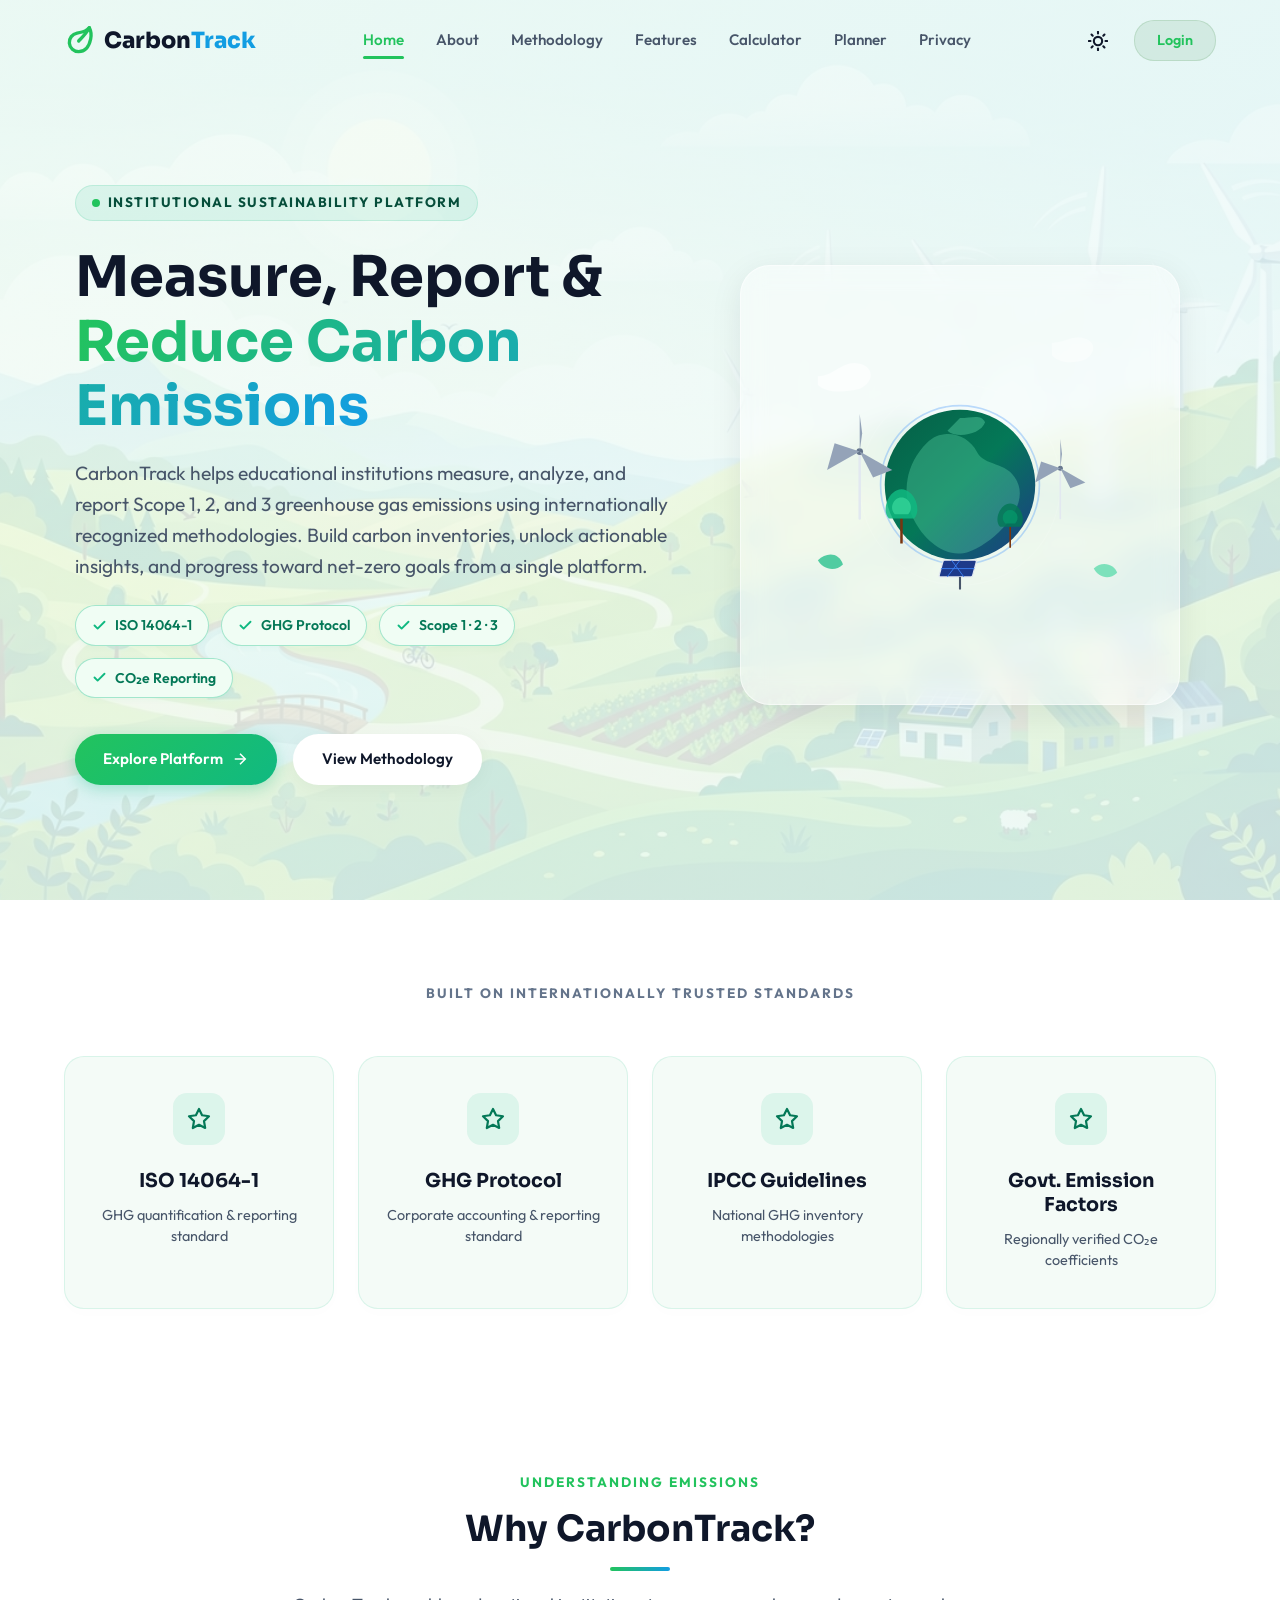
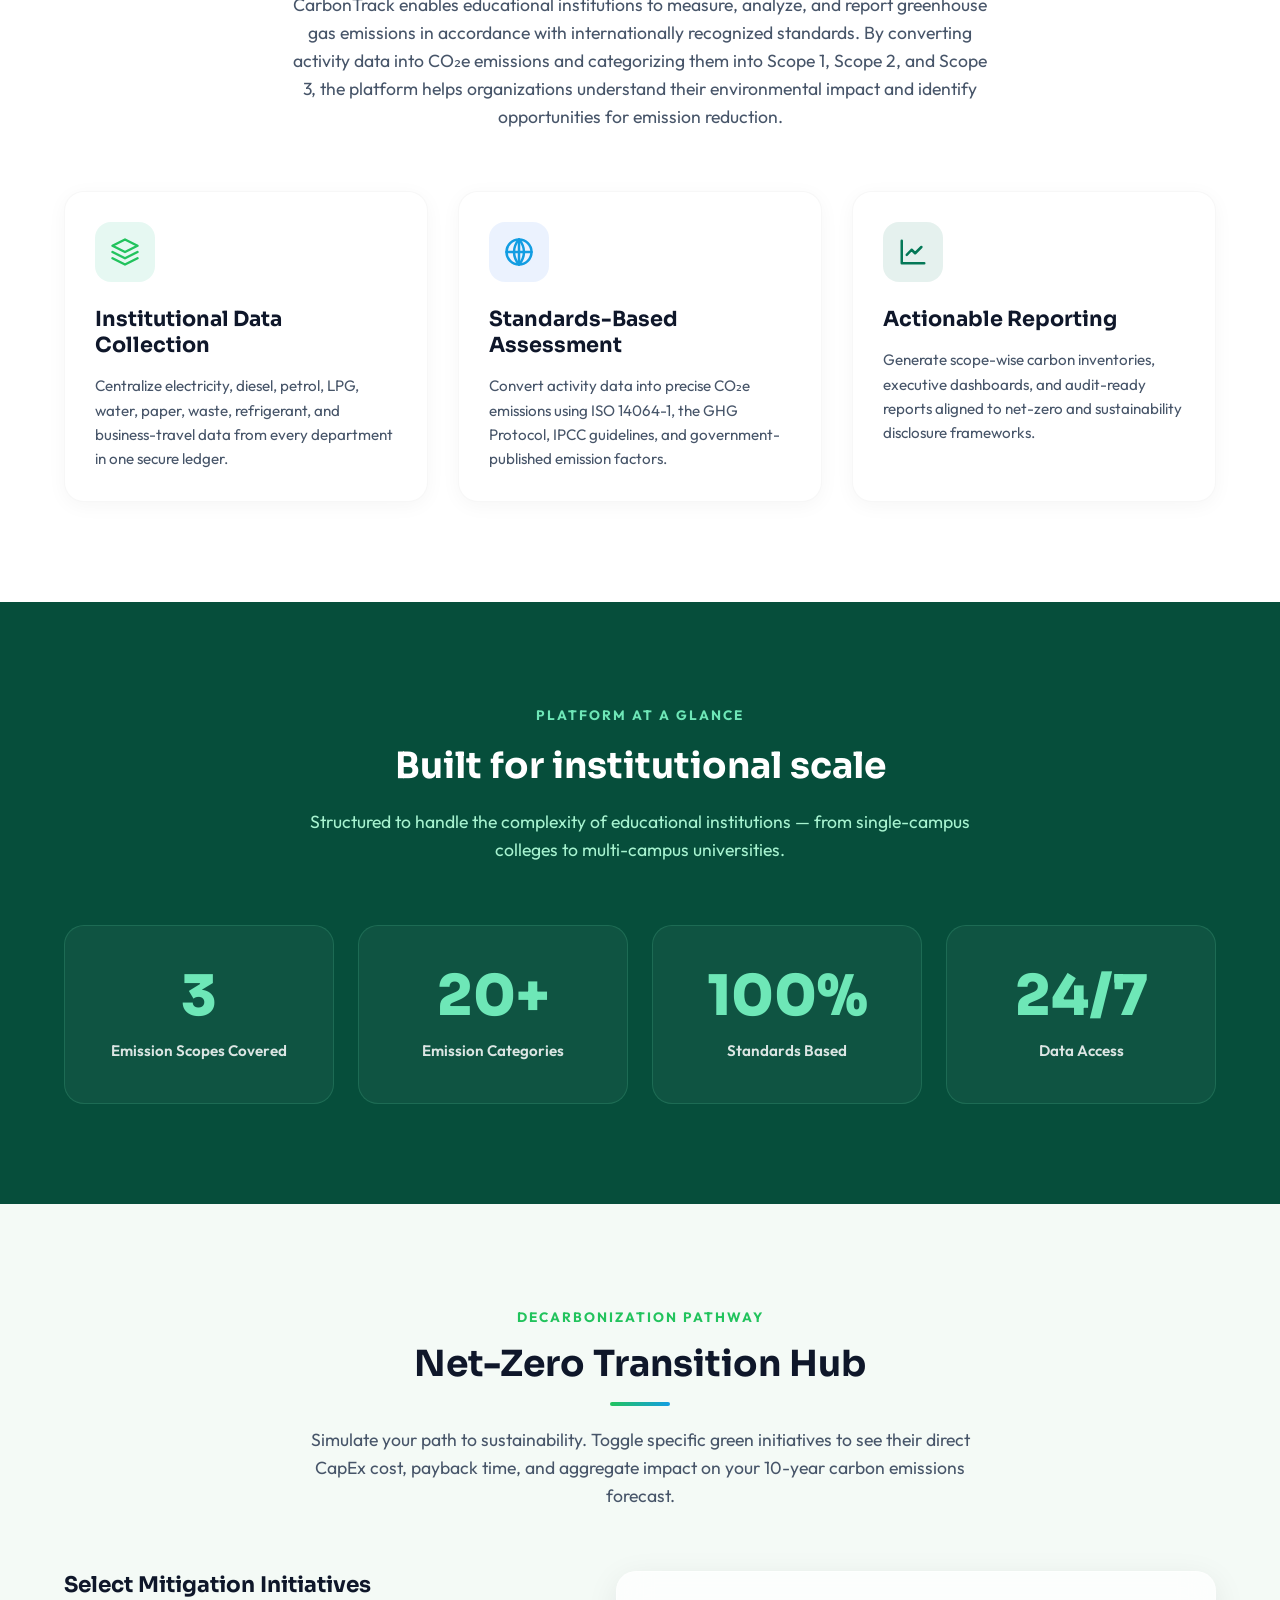
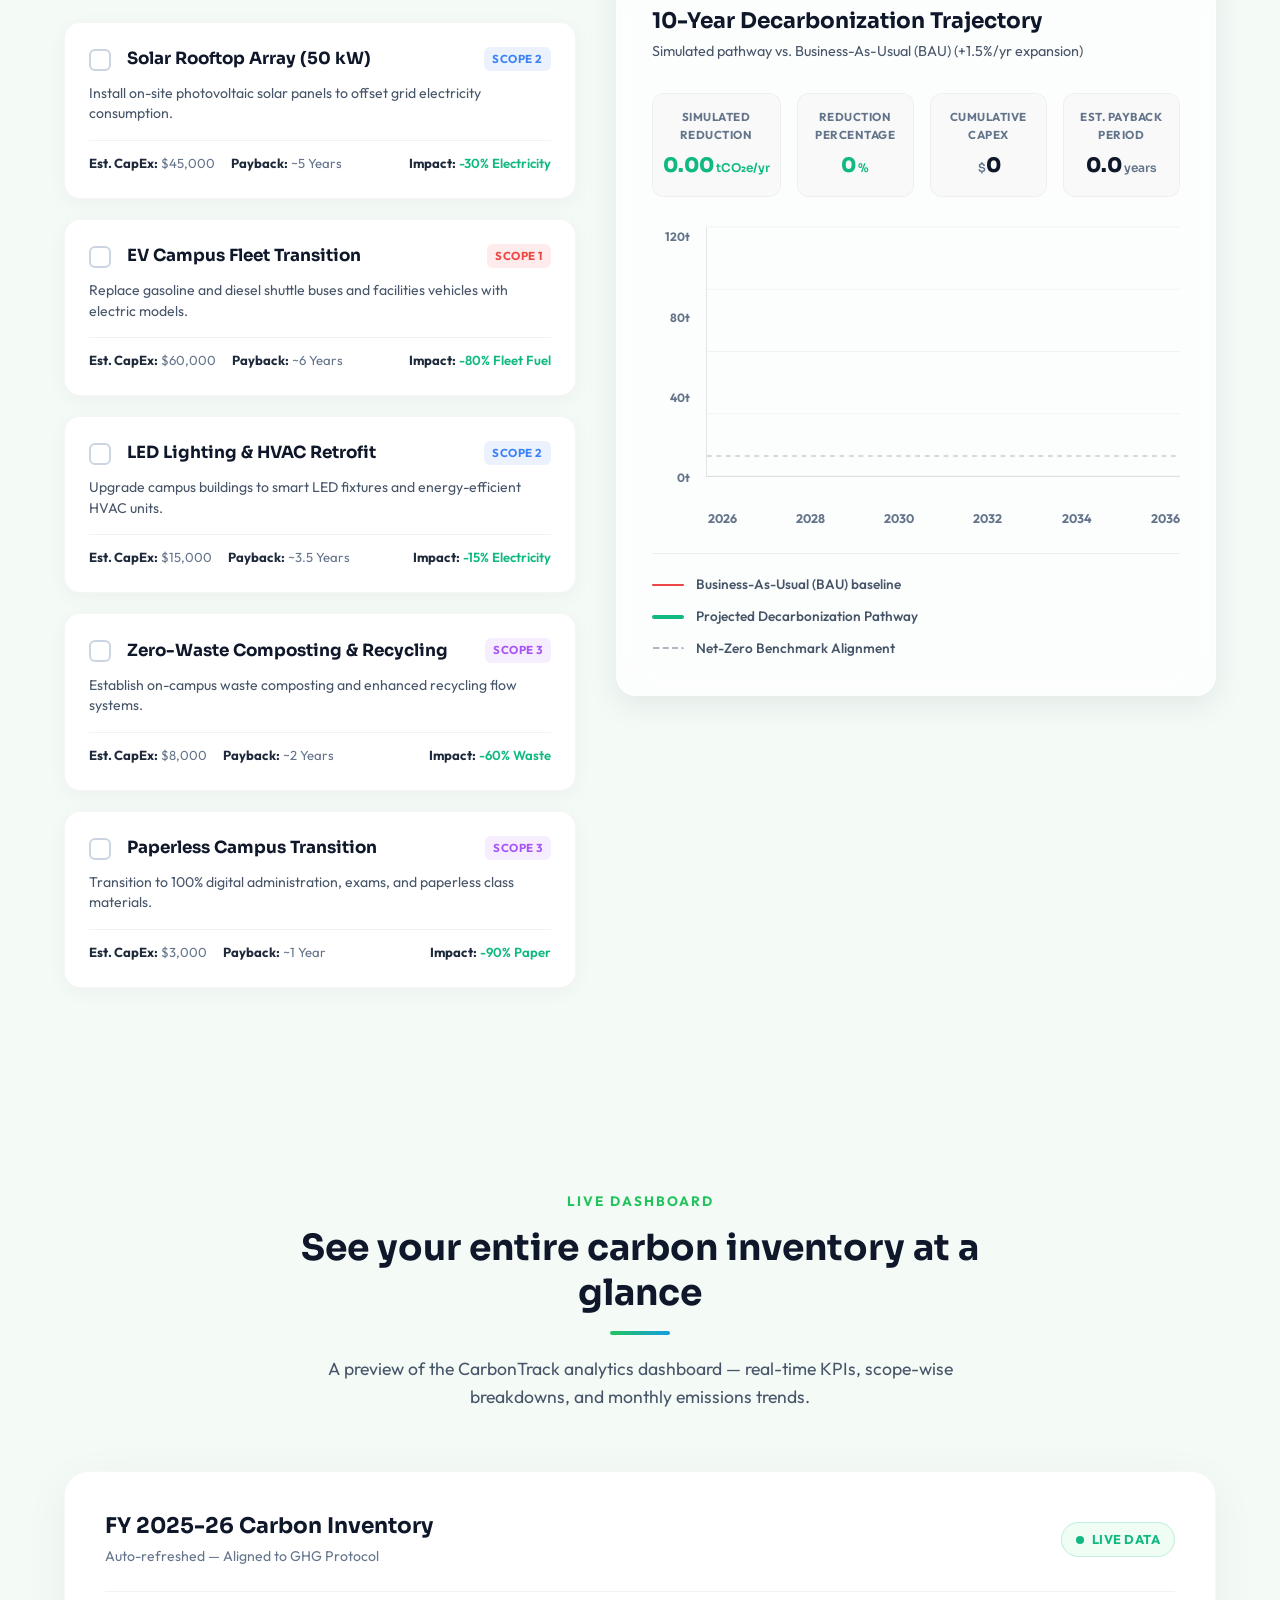
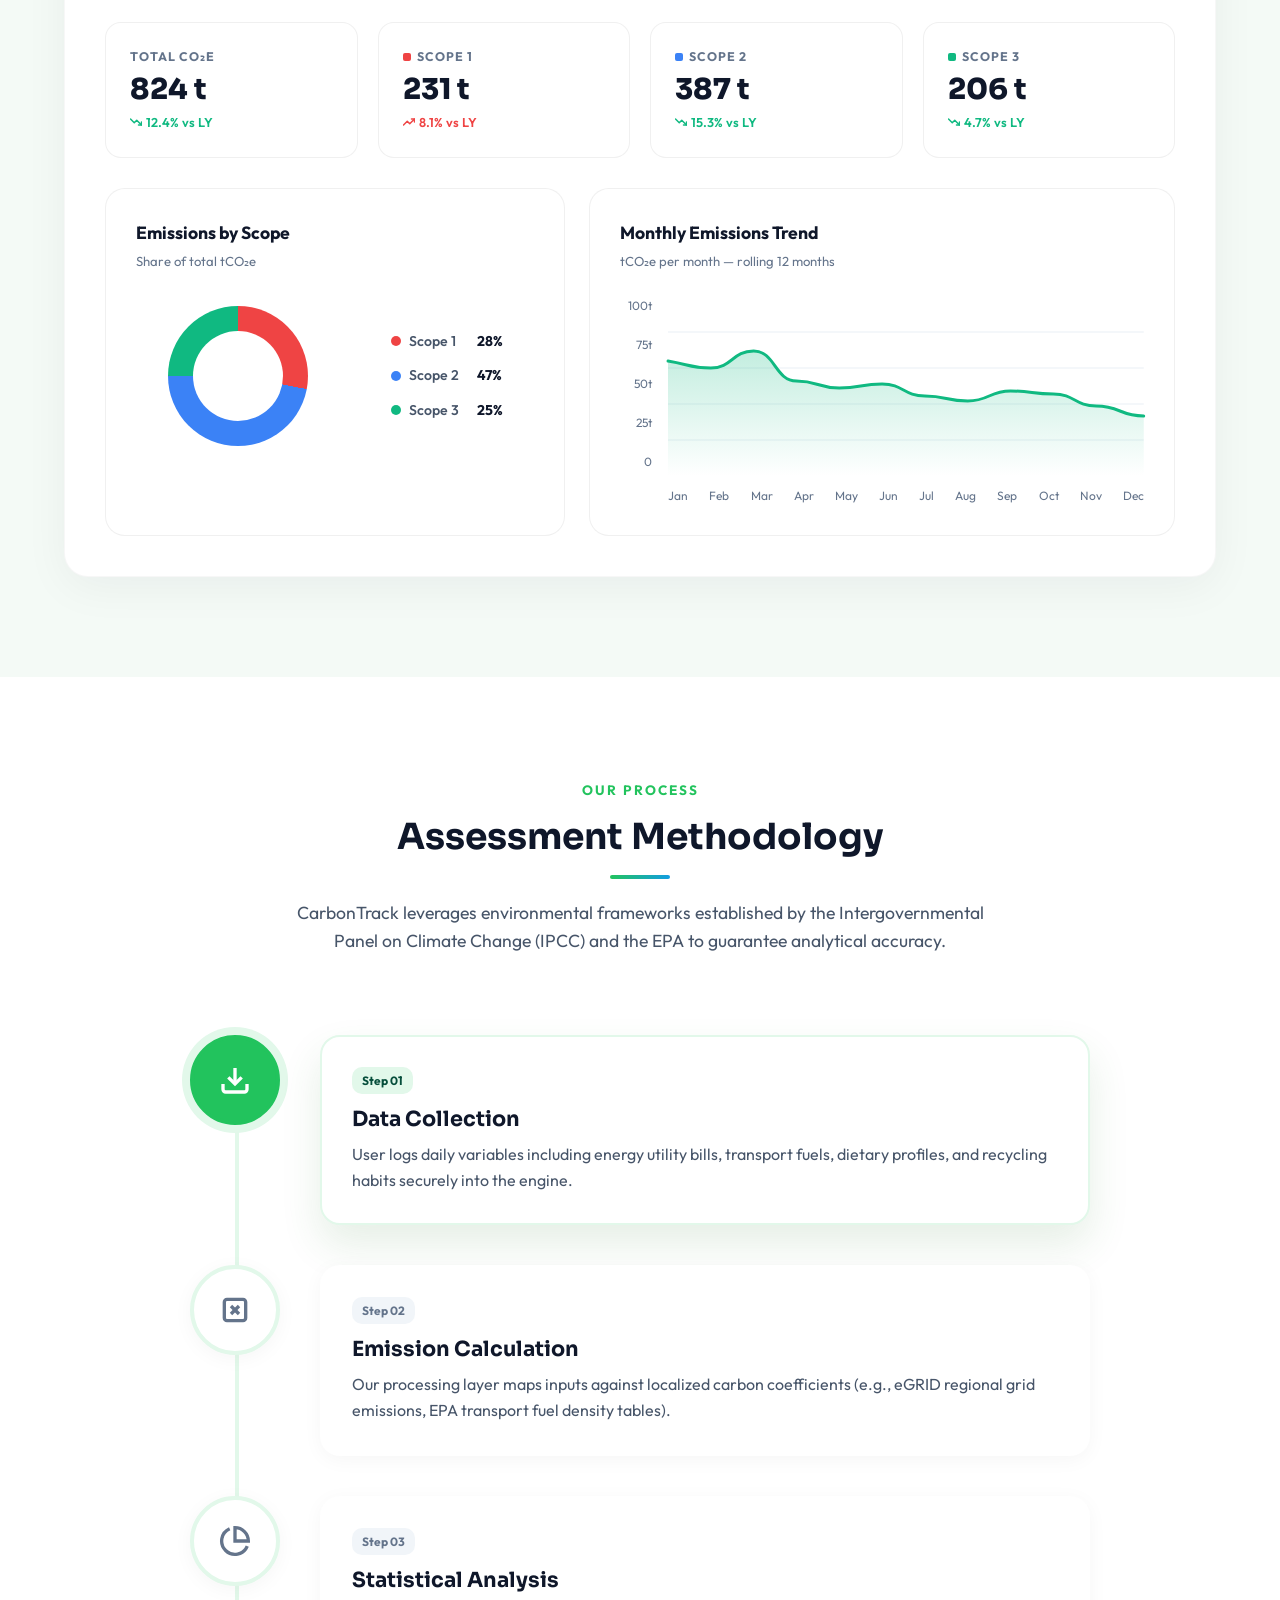
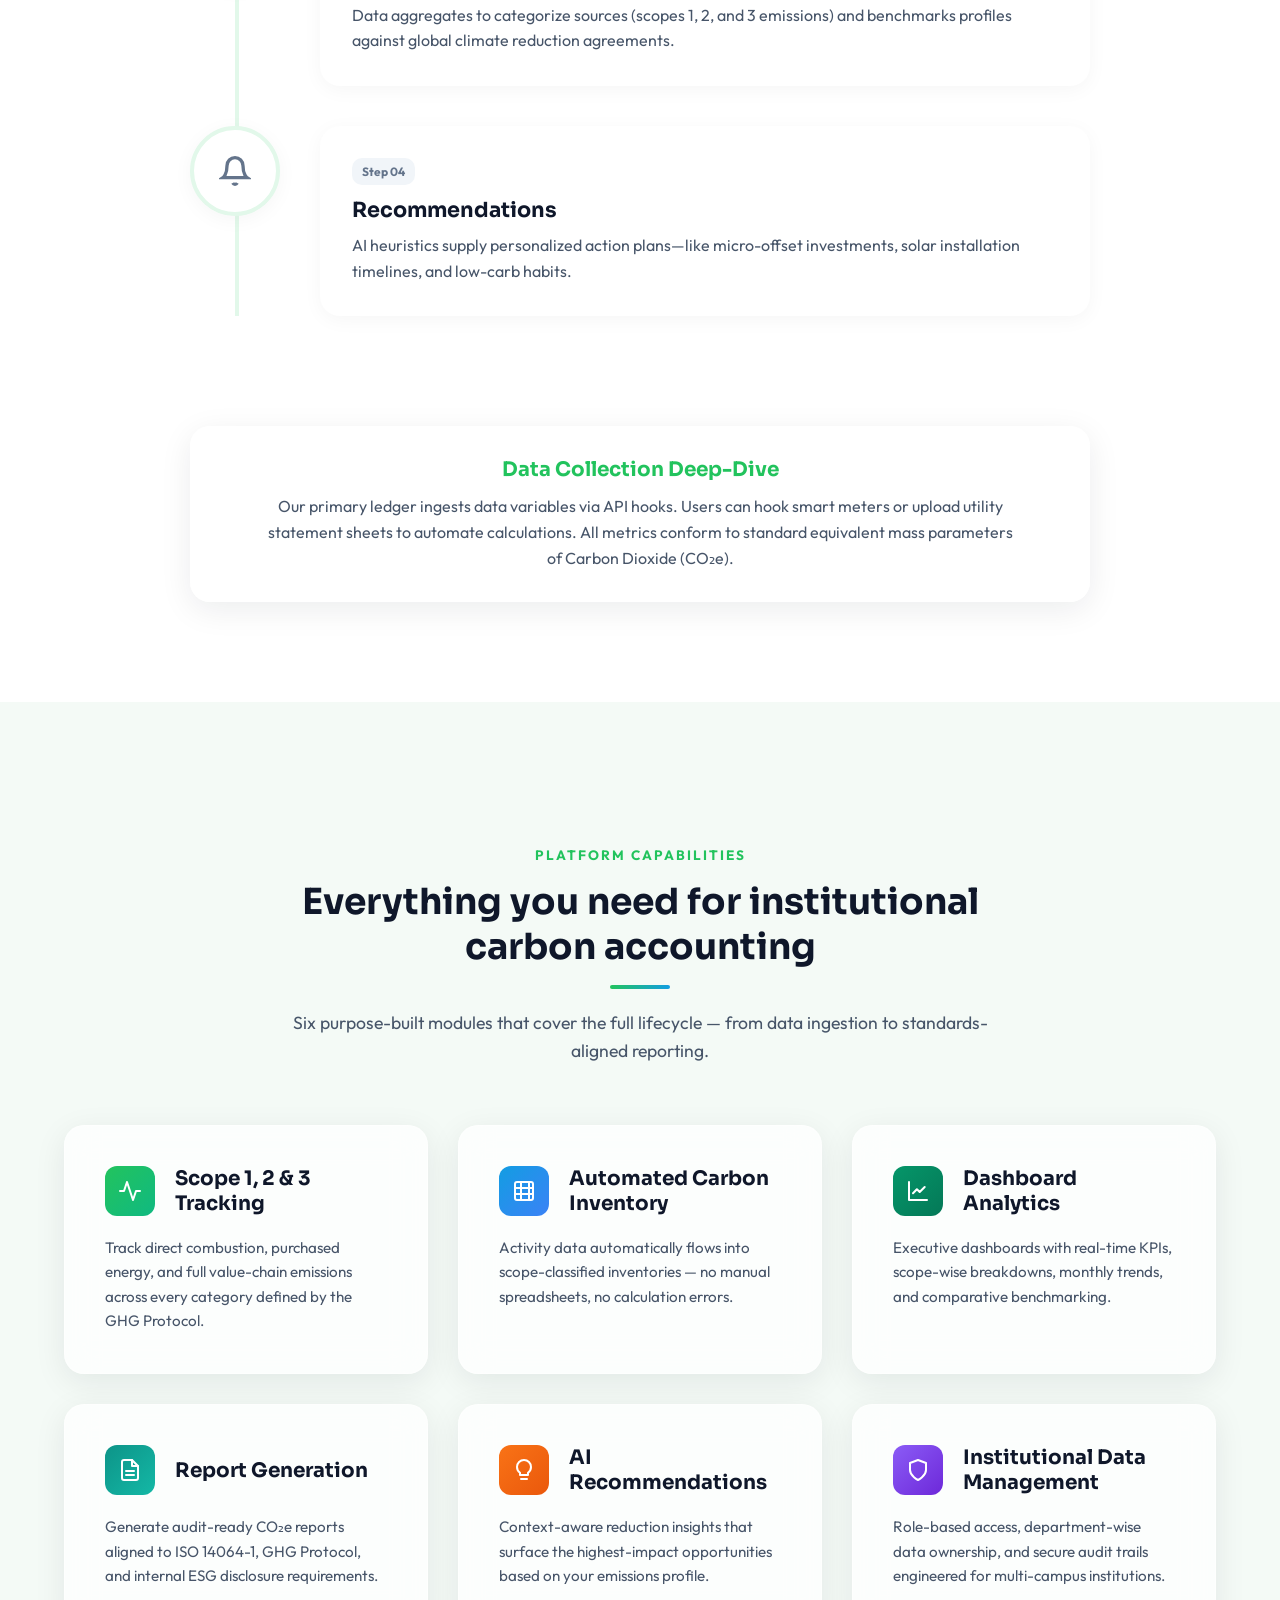
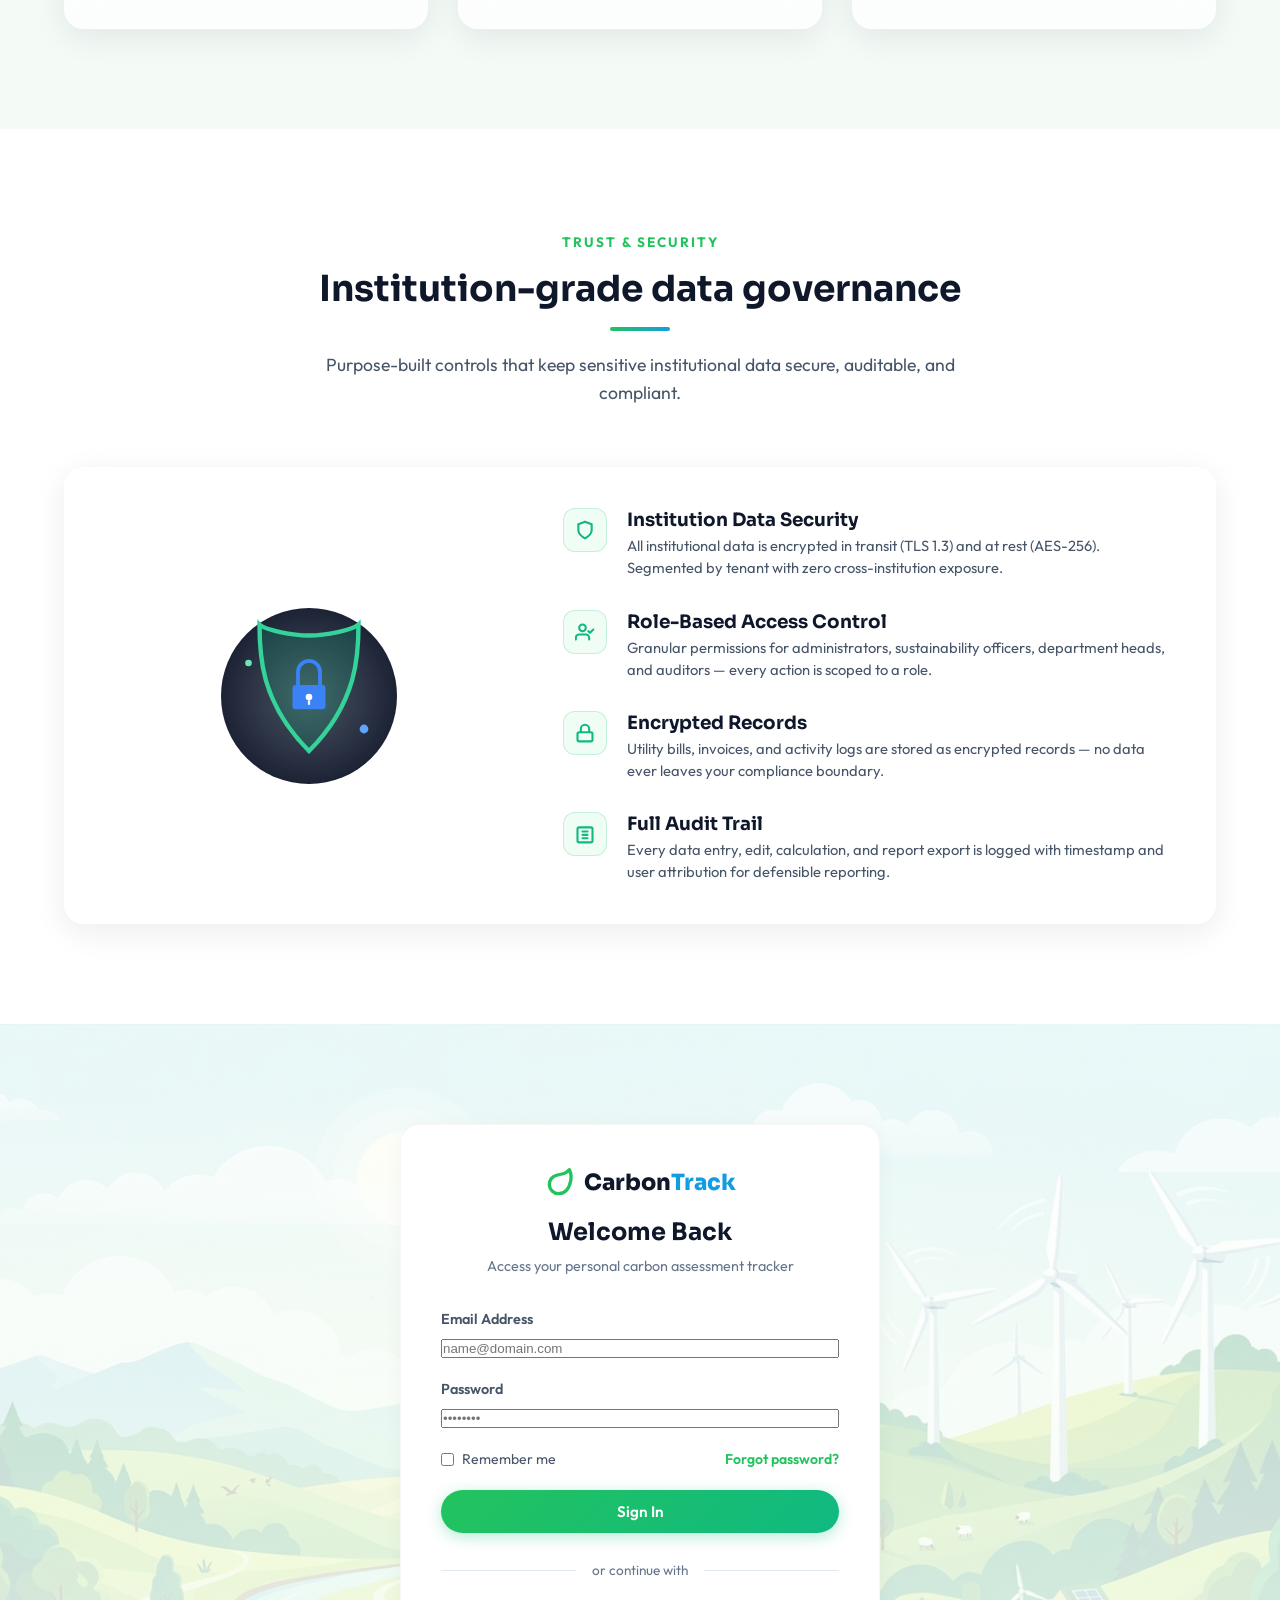
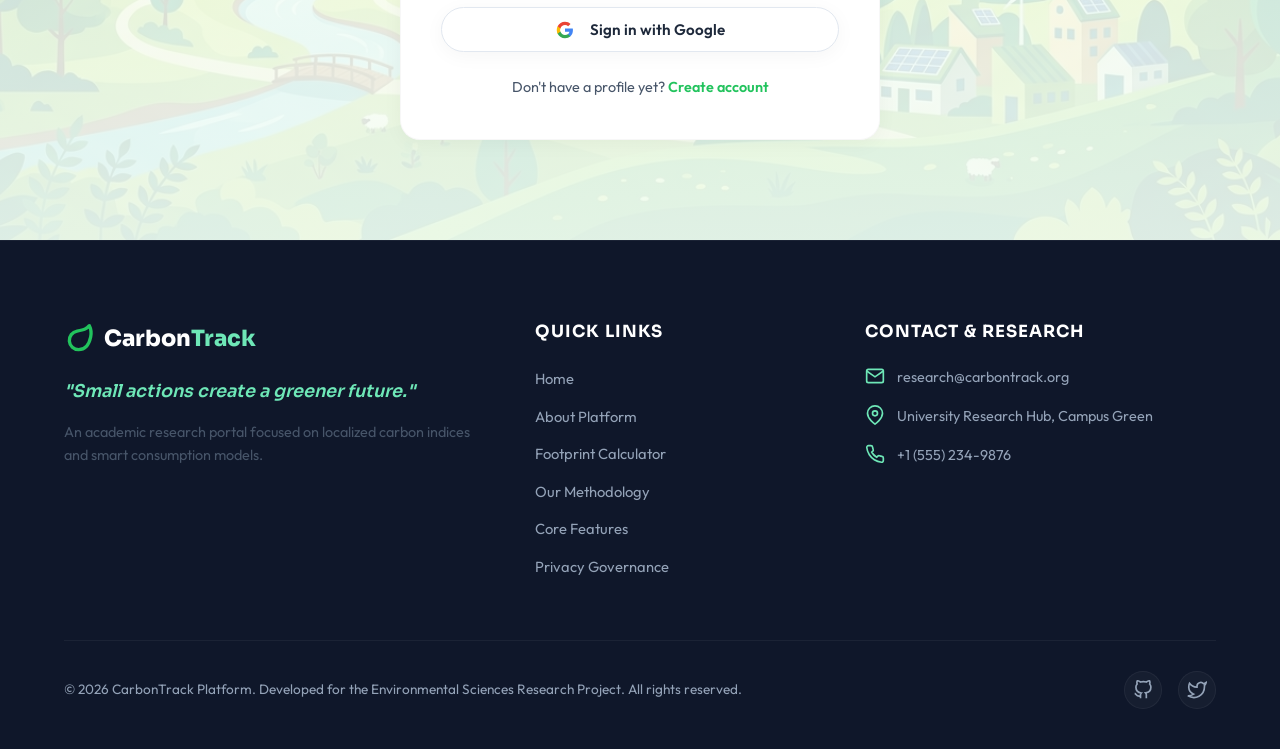
<file: carbontrack/index.html>
<!DOCTYPE html>
<html lang="en">
<head>
    <meta charset="UTF-8">
    <meta name="viewport" content="width=device-width, initial-scale=1.0">
    <title>CarbonTrack — Carbon Footprint Emission Assessment Platform</title>
    <!-- SEO Meta Tags -->
    <meta name="description" content="An advanced data-driven assessment platform to measure, analyze, and optimize carbon footprint emissions. Clean environmental themes, interactive calculator, and sustainability reports.">
    <meta name="keywords" content="carbon footprint, carbon emission, sustainability, greenhouse gases, climate change calculator, eco tracker">
    <!-- Google Fonts -->
    <link rel="preconnect" href="https://fonts.googleapis.com">
    <link rel="preconnect" href="https://fonts.gstatic.com" crossorigin>
    <link href="https://fonts.googleapis.com/css2?family=Outfit:wght@300;400;500;600;700;800&family=Sora:wght@400;600;700;800&display=swap" rel="stylesheet">
    <!-- Stylesheet -->
    <link rel="stylesheet" href="styles.css">
</head>
<body>

    <!-- Header / Navigation Bar -->
    <header class="navbar" id="navbar">
        <div class="nav-container">
            <a href="#home" class="logo" id="nav-logo">
                <svg class="logo-svg" viewBox="0 0 24 24" fill="none" stroke="currentColor" stroke-width="2.5" stroke-linecap="round" stroke-linejoin="round">
                    <path d="M11 20A7 7 0 0 1 9.8 6.1C15.5 5 17 4.48 19 2c1 2 2 3.5 1 8.5C18.4 18 14.5 20 11 20z"></path>
                    <path d="M19 2c-2.26 4.33-5.27 7.14-8 10"></path>
                </svg>
                <span>Carbon<span>Track</span></span>
            </a>
            
            <nav class="nav-menu" id="nav-menu">
                <a href="#home" class="nav-link active">Home</a>
                <a href="#about" class="nav-link">About</a>
                <a href="#methodology" class="nav-link">Methodology</a>
                <a href="#features" class="nav-link">Features</a>
                <a href="calculator.html" class="nav-link">Calculator</a>
                <a href="#planner" class="nav-link">Planner</a>
                <a href="#privacy" class="nav-link">Privacy</a>
                <a href="#login" class="nav-btn-login-mobile">Login</a>
            </nav>

            <div class="nav-actions">
                <button class="theme-toggle-btn" id="theme-toggle-btn" aria-label="Toggle Theme">
                    <svg class="sun-icon" viewBox="0 0 24 24" fill="none" stroke="currentColor" stroke-width="2.5" stroke-linecap="round" stroke-linejoin="round">
                        <circle cx="12" cy="12" r="5"></circle>
                        <line x1="12" y1="1" x2="12" y2="3"></line>
                        <line x1="12" y1="21" x2="12" y2="23"></line>
                        <line x1="4.22" y1="4.22" x2="5.64" y2="5.64"></line>
                        <line x1="18.36" y1="18.36" x2="19.78" y2="19.78"></line>
                        <line x1="1" y1="12" x2="3" y2="12"></line>
                        <line x1="21" y1="12" x2="23" y2="12"></line>
                        <line x1="4.22" y1="19.78" x2="5.64" y2="18.36"></line>
                        <line x1="18.36" y1="5.64" x2="19.78" y2="4.22"></line>
                    </svg>
                    <svg class="moon-icon" viewBox="0 0 24 24" fill="none" stroke="currentColor" stroke-width="2.5" stroke-linecap="round" stroke-linejoin="round" style="display: none;">
                        <path d="M21 12.79A9 9 0 1 1 11.21 3 7 7 0 0 0 21 12.79z"></path>
                    </svg>
                </button>
                <a href="#login" class="btn-login-nav" id="login-nav-trigger">Login</a>
                <button class="hamburger-toggle" id="hamburger-toggle" aria-label="Toggle Menu">
                    <span></span>
                    <span></span>
                    <span></span>
                </button>
            </div>
        </div>
    </header>

    <!-- Hero Section -->
    <section class="hero-section" id="home">
        <div class="hero-bg-overlay"></div>
        <div class="hero-container">
            <div class="hero-content">
                <div class="hero-tagline">
                    <span class="pulse-dot"></span> Institutional Sustainability Platform
                </div>
                <h1 class="hero-title">Measure, Report &<br><span class="highlight-text">Reduce Carbon Emissions</span></h1>
                <p class="hero-subtitle">
                    CarbonTrack helps educational institutions measure, analyze, and report Scope 1, 2, and 3 greenhouse gas emissions using internationally recognized methodologies. Build carbon inventories, unlock actionable insights, and progress toward net-zero goals from a single platform.
                </p>
                <div class="hero-badges">
                    <div class="hero-badge-pill">
                        <svg class="badge-check-icon" viewBox="0 0 24 24" fill="none" stroke="currentColor" stroke-width="3" stroke-linecap="round" stroke-linejoin="round">
                            <polyline points="20 6 9 17 4 12"></polyline>
                        </svg>
                        <span>ISO 14064-1</span>
                    </div>
                    <div class="hero-badge-pill">
                        <svg class="badge-check-icon" viewBox="0 0 24 24" fill="none" stroke="currentColor" stroke-width="3" stroke-linecap="round" stroke-linejoin="round">
                            <polyline points="20 6 9 17 4 12"></polyline>
                        </svg>
                        <span>GHG Protocol</span>
                    </div>
                    <div class="hero-badge-pill">
                        <svg class="badge-check-icon" viewBox="0 0 24 24" fill="none" stroke="currentColor" stroke-width="3" stroke-linecap="round" stroke-linejoin="round">
                            <polyline points="20 6 9 17 4 12"></polyline>
                        </svg>
                        <span>Scope 1 · 2 · 3</span>
                    </div>
                    <div class="hero-badge-pill">
                        <svg class="badge-check-icon" viewBox="0 0 24 24" fill="none" stroke="currentColor" stroke-width="3" stroke-linecap="round" stroke-linejoin="round">
                            <polyline points="20 6 9 17 4 12"></polyline>
                        </svg>
                        <span>CO₂e Reporting</span>
                    </div>
                </div>
                <div class="hero-ctas">
                    <a href="calculator.html" class="btn btn-primary">
                        <span>Explore Platform</span>
                        <svg width="18" height="18" viewBox="0 0 24 24" fill="none" stroke="currentColor" stroke-width="2"><line x1="5" y1="12" x2="19" y2="12"></line><polyline points="12 5 19 12 12 19"></polyline></svg>
                    </a>
                    <a href="#methodology" class="btn btn-secondary">View Methodology</a>
                </div>
            </div>
            
            <!-- Graphic Container with Interactive Eco-Scene -->
            <div class="hero-visual">
                <div class="glass-scene-card">
                    <svg class="eco-illustration" viewBox="0 0 500 500" fill="none" xmlns="http://www.w3.org/2000/svg">
                        <!-- Sky Background & Clouds -->
                        <g class="sky-elements">
                            <path class="cloud-1" d="M80 120 C 100 120, 110 100, 130 105 C 145 108, 150 125, 130 135 C 110 140, 90 140, 80 130 Z" fill="white" fill-opacity="0.6"/>
                            <path class="cloud-2" d="M360 80 C 375 80, 385 70, 400 75 C 410 78, 415 90, 400 100 C 385 105, 370 105, 360 95 Z" fill="white" fill-opacity="0.4"/>
                        </g>

                        <!-- Glowing Sun -->
                        <circle cx="250" cy="250" r="160" stroke="url(#sun-glow)" stroke-width="1.5" stroke-dasharray="10 15" class="sun-orbit"/>
                        <circle cx="250" cy="250" r="120" stroke="rgba(255,255,255,0.15)" stroke-width="1"/>
                        
                        <!-- Stylized Earth Core -->
                        <g class="earth-group">
                            <circle cx="250" cy="250" r="90" fill="url(#earth-gradient)" class="earth-core"/>
                            <!-- Landmasses -->
                            <path d="M210 200 C 230 180, 260 190, 270 210 C 280 230, 310 220, 320 250 C 330 280, 290 320, 260 330 C 230 340, 200 310, 190 280 C 180 250, 190 220, 210 200 Z" fill="#6EE7B7" fill-opacity="0.3" class="earth-land"/>
                            <path d="M250 170 C 265 170, 275 165, 280 175 C 275 190, 245 195, 235 185 Z" fill="#6EE7B7" fill-opacity="0.35" class="earth-land"/>
                            <!-- Earth atmosphere ring -->
                            <circle cx="250" cy="250" r="95" stroke="#60A5FA" stroke-width="2" stroke-opacity="0.4" fill="none"/>
                        </g>

                        <!-- Eco-Grid Objects -->
                        <!-- Wind Turbine 1 (Left) -->
                        <g class="turbine" transform="translate(130, 210)">
                            <line x1="0" y1="0" x2="0" y2="80" stroke="#E2E8F0" stroke-width="3" stroke-linecap="round"/>
                            <g class="blades">
                                <circle cx="0" cy="0" r="4" fill="#64748B"/>
                                <path d="M0 0 L0 -45 L3 -22 Z" fill="#94A3B8"/>
                                <path d="M0 0 L39 22 L16 31 Z" fill="#94A3B8"/>
                                <path d="M0 0 L-39 22 L-30 -10 Z" fill="#94A3B8"/>
                            </g>
                        </g>
                        
                        <!-- Wind Turbine 2 (Right) -->
                        <g class="turbine fast" transform="translate(370, 230)">
                            <line x1="0" y1="0" x2="0" y2="60" stroke="#E2E8F0" stroke-width="2" stroke-linecap="round"/>
                            <g class="blades">
                                <circle cx="0" cy="0" r="3" fill="#64748B"/>
                                <path d="M0 0 L0 -35 L2 -17 Z" fill="#94A3B8"/>
                                <path d="M0 0 L30 17 L12 24 Z" fill="#94A3B8"/>
                                <path d="M0 0 L-30 17 L-23 -8 Z" fill="#94A3B8"/>
                            </g>
                        </g>

                        <!-- Swaying Trees -->
                        <g class="tree tree-left" transform="translate(180, 290)">
                            <path d="M0 0 L0 30" stroke="#78350F" stroke-width="3"/>
                            <path d="M-15 0 C -25 -10, -15 -35, 0 -35 C 15 -35, 25 -10, 15 0 Z" fill="#10B981" fill-opacity="0.85"/>
                            <path d="M-8 -5 C -15 -12, -10 -25, 0 -25 C 10 -25, 15 -12, 8 -5 Z" fill="#34D399" fill-opacity="0.8"/>
                        </g>
                        
                        <g class="tree tree-right" transform="translate(310, 300)">
                            <path d="M0 0 L0 25" stroke="#78350F" stroke-width="2"/>
                            <path d="M-12 0 C -20 -8, -12 -28, 0 -28 C 12 -28, 20 -8, 12 0 Z" fill="#047857" fill-opacity="0.85"/>
                            <path d="M-6 -4 C -12 -10, -8 -20, 0 -20 C 8 -20, 12 -10, 6 -4 Z" fill="#059669" fill-opacity="0.8"/>
                        </g>

                        <!-- Solar Panels -->
                        <g class="solar-panel" transform="translate(230, 340)">
                            <rect x="0" y="0" width="40" height="20" rx="2" transform="skewX(-15)" fill="#1E3A8A" stroke="#E2E8F0" stroke-width="1.5"/>
                            <line x1="10" y1="0" x2="30" y2="20" stroke="#3B82F6" stroke-width="1" transform="skewX(-15)"/>
                            <line x1="20" y1="0" x2="10" y2="20" stroke="#3B82F6" stroke-width="1" transform="skewX(-15)"/>
                            <line x1="0" y1="10" x2="40" y2="10" stroke="#3B82F6" stroke-width="1" transform="skewX(-15)"/>
                            <line x1="20" y1="20" x2="20" y2="35" stroke="#475569" stroke-width="2.5"/>
                        </g>

                        <!-- Animated Leaves floating -->
                        <path class="leaf-particle l1" d="M80 340 C90 330, 105 330, 110 345 C100 355, 85 350, 80 340 Z" fill="#10B981" fill-opacity="0.7"/>
                        <path class="leaf-particle l2" d="M410 350 C420 340, 435 345, 438 355 C428 365, 415 360, 410 350 Z" fill="#34D399" fill-opacity="0.6"/>

                        <!-- Gradients definition -->
                        <defs>
                            <radialGradient id="sun-glow" cx="50%" cy="50%" r="50%">
                                <stop offset="0%" stop-color="#34D399" stop-opacity="0.3"/>
                                <stop offset="60%" stop-color="#3B82F6" stop-opacity="0.1"/>
                                <stop offset="100%" stop-color="#FFFFFF" stop-opacity="0"/>
                            </radialGradient>
                            <linearGradient id="earth-gradient" x1="0%" y1="0%" x2="100%" y2="100%">
                                <stop offset="0%" stop-color="#065F46"/>
                                <stop offset="50%" stop-color="#047857"/>
                                <stop offset="100%" stop-color="#1E3A8A"/>
                            </linearGradient>
                        </defs>
                    </svg>
                </div>
            </div>
        </div>
    </section>

    <!-- Standards Section -->
    <section class="standards-section">
        <div class="container">
            <div class="standards-header text-center">
                <span class="standards-label">Built on Internationally Trusted Standards</span>
            </div>
            
            <div class="standards-grid">
                <!-- Standard 1 -->
                <div class="standard-card">
                    <div class="standard-icon-box">
                        <svg viewBox="0 0 24 24" fill="none" stroke="currentColor" stroke-width="2.2" stroke-linecap="round" stroke-linejoin="round" class="standard-icon">
                            <polygon points="12 2 15.09 8.26 22 9.27 17 14.14 18.18 21.02 12 17.77 5.82 21.02 7 14.14 2 9.27 8.91 8.26 12 2"></polygon>
                        </svg>
                    </div>
                    <h3>ISO 14064-1</h3>
                    <p>GHG quantification & reporting standard</p>
                </div>
                
                <!-- Standard 2 -->
                <div class="standard-card">
                    <div class="standard-icon-box">
                        <svg viewBox="0 0 24 24" fill="none" stroke="currentColor" stroke-width="2.2" stroke-linecap="round" stroke-linejoin="round" class="standard-icon">
                            <polygon points="12 2 15.09 8.26 22 9.27 17 14.14 18.18 21.02 12 17.77 5.82 21.02 7 14.14 2 9.27 8.91 8.26 12 2"></polygon>
                        </svg>
                    </div>
                    <h3>GHG Protocol</h3>
                    <p>Corporate accounting & reporting standard</p>
                </div>
                
                <!-- Standard 3 -->
                <div class="standard-card">
                    <div class="standard-icon-box">
                        <svg viewBox="0 0 24 24" fill="none" stroke="currentColor" stroke-width="2.2" stroke-linecap="round" stroke-linejoin="round" class="standard-icon">
                            <polygon points="12 2 15.09 8.26 22 9.27 17 14.14 18.18 21.02 12 17.77 5.82 21.02 7 14.14 2 9.27 8.91 8.26 12 2"></polygon>
                        </svg>
                    </div>
                    <h3>IPCC Guidelines</h3>
                    <p>National GHG inventory methodologies</p>
                </div>
                
                <!-- Standard 4 -->
                <div class="standard-card">
                    <div class="standard-icon-box">
                        <svg viewBox="0 0 24 24" fill="none" stroke="currentColor" stroke-width="2.2" stroke-linecap="round" stroke-linejoin="round" class="standard-icon">
                            <polygon points="12 2 15.09 8.26 22 9.27 17 14.14 18.18 21.02 12 17.77 5.82 21.02 7 14.14 2 9.27 8.91 8.26 12 2"></polygon>
                        </svg>
                    </div>
                    <h3>Govt. Emission Factors</h3>
                    <p>Regionally verified CO₂e coefficients</p>
                </div>
            </div>
        </div>
    </section>

    <!-- About Carbon Footprint Section -->
    <section class="about-section" id="about">
        <div class="container">
            <div class="section-header text-center">
                <span class="section-label">Understanding Emissions</span>
                <h2 class="section-title">Why CarbonTrack?</h2>
                <div class="title-bar"></div>
                <p class="section-desc">
                   CarbonTrack enables educational institutions to measure, analyze, and report greenhouse gas emissions in accordance with internationally recognized standards. By converting activity data into CO₂e emissions and categorizing them into Scope 1, Scope 2, and Scope 3, the platform helps organizations understand their environmental impact and identify opportunities for emission reduction.
                </p>
            </div>

            <div class="grid grid-3">
                <!-- Card 1 -->
                <div class="card about-card scroll-reveal">
                    <div class="card-icon-container">
                        <svg viewBox="0 0 24 24" fill="none" stroke="currentColor" stroke-width="2" stroke-linecap="round" stroke-linejoin="round" class="card-icon green">
                            <polygon points="12 2 2 7 12 12 22 7 12 2"></polygon>
                            <polyline points="2 17 12 22 22 17"></polyline>
                            <polyline points="2 12 12 17 22 12"></polyline>
                        </svg>
                    </div>
                    <h3>Institutional Data Collection</h3>
                    <p>Centralize electricity, diesel, petrol, LPG, water, paper, waste, refrigerant, and business-travel data from every department in one secure ledger.</p>
                </div>
                
                <!-- Card 2 -->
                <div class="card about-card scroll-reveal">
                    <div class="card-icon-container">
                        <svg viewBox="0 0 24 24" fill="none" stroke="currentColor" stroke-width="2" stroke-linecap="round" stroke-linejoin="round" class="card-icon blue">
                            <circle cx="12" cy="12" r="10"></circle>
                            <line x1="2" y1="12" x2="22" y2="12"></line>
                            <line x1="12" y1="2" x2="12" y2="22"></line>
                            <path d="M12 2a15.3 15.3 0 0 1 4 10 15.3 15.3 0 0 1-4 10 15.3 15.3 0 0 1-4-10 15.3 15.3 0 0 1 4-10z"></path>
                        </svg>
                    </div>
                    <h3>Standards-Based Assessment</h3>
                    <p>Convert activity data into precise CO₂e emissions using ISO 14064-1, the GHG Protocol, IPCC guidelines, and government-published emission factors.</p>
                </div>

                <!-- Card 3 -->
                <div class="card about-card scroll-reveal">
                    <div class="card-icon-container">
                        <svg viewBox="0 0 24 24" fill="none" stroke="currentColor" stroke-width="2" stroke-linecap="round" stroke-linejoin="round" class="card-icon emerald">
                            <path d="M3 3v18h18"></path>
                            <polyline points="18.7 8 13.7 13 10.9 10.2 7 14.3"></polyline>
                        </svg>
                    </div>
                    <h3>Actionable Reporting</h3>
                    <p>Generate scope-wise carbon inventories, executive dashboards, and audit-ready reports aligned to net-zero and sustainability disclosure frameworks.</p>
                </div>
            </div>
        </div>
    </section>

    <!-- Stats Section -->
    <section class="stats-section">
        <div class="container">
            <div class="stats-header text-center">
                <span class="stats-label">Platform at a Glance</span>
                <h2 class="stats-title">Built for institutional scale</h2>
                <p class="stats-desc">Structured to handle the complexity of educational institutions — from single-campus colleges to multi-campus universities.</p>
            </div>
            
            <div class="stats-grid">
                <!-- Stat 1 -->
                <div class="stat-card scroll-reveal">
                    <div class="stat-number">3</div>
                    <div class="stat-text">Emission Scopes Covered</div>
                </div>
                
                <!-- Stat 2 -->
                <div class="stat-card scroll-reveal">
                    <div class="stat-number">20+</div>
                    <div class="stat-text">Emission Categories</div>
                </div>
                
                <!-- Stat 3 -->
                <div class="stat-card scroll-reveal">
                    <div class="stat-number">100%</div>
                    <div class="stat-text">Standards Based</div>
                </div>
                
                <!-- Stat 4 -->
                <div class="stat-card scroll-reveal">
                    <div class="stat-number">24/7</div>
                    <div class="stat-text">Data Access</div>
                </div>
            </div>
        </div>
    </section>



    <!-- Net-Zero Transition Planner & Forecast Section -->
    <section class="planner-section" id="planner">
        <div class="container">
            <div class="section-header text-center">
                <span class="section-label">Decarbonization Pathway</span>
                <h2 class="section-title">Net-Zero Transition Hub</h2>
                <div class="title-bar"></div>
                <p class="section-desc">
                    Simulate your path to sustainability. Toggle specific green initiatives to see their direct CapEx cost, payback time, and aggregate impact on your 10-year carbon emissions forecast.
                </p>
            </div>

            <div class="planner-wrapper">
                <!-- Left: Checklist of Initiatives -->
                <div class="planner-initiatives">
                    <h3 class="planner-subtitle">Select Mitigation Initiatives</h3>
                    <div class="initiatives-list">
                        
                        <!-- Initiative 1 -->
                        <label class="initiative-card glass-card" for="init-solar">
                            <div class="initiative-header">
                                <input type="checkbox" id="init-solar">
                                <span class="custom-checkbox"></span>
                                <div class="initiative-title-box">
                                    <h4>Solar Rooftop Array (50 kW)</h4>
                                    <span class="init-scope-badge scope2">Scope 2</span>
                                </div>
                            </div>
                            <p class="initiative-desc">Install on-site photovoltaic solar panels to offset grid electricity consumption.</p>
                            <div class="initiative-meta">
                                <span><strong>Est. CapEx:</strong> $45,000</span>
                                <span><strong>Payback:</strong> ~5 Years</span>
                                <span class="savings-text"><strong>Impact:</strong> -30% Electricity</span>
                            </div>
                        </label>

                        <!-- Initiative 2 -->
                        <label class="initiative-card glass-card" for="init-ev">
                            <div class="initiative-header">
                                <input type="checkbox" id="init-ev">
                                <span class="custom-checkbox"></span>
                                <div class="initiative-title-box">
                                    <h4>EV Campus Fleet Transition</h4>
                                    <span class="init-scope-badge scope1">Scope 1</span>
                                </div>
                            </div>
                            <p class="initiative-desc">Replace gasoline and diesel shuttle buses and facilities vehicles with electric models.</p>
                            <div class="initiative-meta">
                                <span><strong>Est. CapEx:</strong> $60,000</span>
                                <span><strong>Payback:</strong> ~6 Years</span>
                                <span class="savings-text"><strong>Impact:</strong> -80% Fleet Fuel</span>
                            </div>
                        </label>

                        <!-- Initiative 3 -->
                        <label class="initiative-card glass-card" for="init-led">
                            <div class="initiative-header">
                                <input type="checkbox" id="init-led">
                                <span class="custom-checkbox"></span>
                                <div class="initiative-title-box">
                                    <h4>LED Lighting & HVAC Retrofit</h4>
                                    <span class="init-scope-badge scope2">Scope 2</span>
                                </div>
                            </div>
                            <p class="initiative-desc">Upgrade campus buildings to smart LED fixtures and energy-efficient HVAC units.</p>
                            <div class="initiative-meta">
                                <span><strong>Est. CapEx:</strong> $15,000</span>
                                <span><strong>Payback:</strong> ~3.5 Years</span>
                                <span class="savings-text"><strong>Impact:</strong> -15% Electricity</span>
                            </div>
                        </label>

                        <!-- Initiative 4 -->
                        <label class="initiative-card glass-card" for="init-waste">
                            <div class="initiative-header">
                                <input type="checkbox" id="init-waste">
                                <span class="custom-checkbox"></span>
                                <div class="initiative-title-box">
                                    <h4>Zero-Waste Composting & Recycling</h4>
                                    <span class="init-scope-badge scope3">Scope 3</span>
                                </div>
                            </div>
                            <p class="initiative-desc">Establish on-campus waste composting and enhanced recycling flow systems.</p>
                            <div class="initiative-meta">
                                <span><strong>Est. CapEx:</strong> $8,000</span>
                                <span><strong>Payback:</strong> ~2 Years</span>
                                <span class="savings-text"><strong>Impact:</strong> -60% Waste</span>
                            </div>
                        </label>

                        <!-- Initiative 5 -->
                        <label class="initiative-card glass-card" for="init-paper">
                            <div class="initiative-header">
                                <input type="checkbox" id="init-paper">
                                <span class="custom-checkbox"></span>
                                <div class="initiative-title-box">
                                    <h4>Paperless Campus Transition</h4>
                                    <span class="init-scope-badge scope3">Scope 3</span>
                                </div>
                            </div>
                            <p class="initiative-desc">Transition to 100% digital administration, exams, and paperless class materials.</p>
                            <div class="initiative-meta">
                                <span><strong>Est. CapEx:</strong> $3,000</span>
                                <span><strong>Payback:</strong> ~1 Year</span>
                                <span class="savings-text"><strong>Impact:</strong> -90% Paper</span>
                            </div>
                        </label>

                    </div>
                </div>

                <!-- Right: 10-Year Trajectory SVG Chart and Summary KPIs -->
                <div class="planner-chart-card glass-card">
                    <div class="planner-chart-header">
                        <h3>10-Year Decarbonization Trajectory</h3>
                        <p>Simulated pathway vs. Business-As-Usual (BAU) (+1.5%/yr expansion)</p>
                    </div>

                    <!-- Forecast KPI Summary Row -->
                    <div class="planner-kpis">
                        <div class="planner-kpi">
                            <span class="kpi-label">Simulated Reduction</span>
                            <div class="kpi-value-wrapper text-emerald">
                                <span class="kpi-num" id="planner-reduction-tons">0.00</span>
                                <span class="kpi-unit">tCO₂e/yr</span>
                            </div>
                        </div>
                        <div class="planner-kpi">
                            <span class="kpi-label">Reduction Percentage</span>
                            <div class="kpi-value-wrapper text-emerald">
                                <span class="kpi-num" id="planner-reduction-pct">0</span>
                                <span class="kpi-unit">%</span>
                            </div>
                        </div>
                        <div class="planner-kpi">
                            <span class="kpi-label">Cumulative CapEx</span>
                            <div class="kpi-value-wrapper">
                                <span class="kpi-unit">$</span>
                                <span class="kpi-num" id="planner-total-capex">0</span>
                            </div>
                        </div>
                        <div class="planner-kpi">
                            <span class="kpi-label">Est. Payback Period</span>
                            <div class="kpi-value-wrapper">
                                <span class="kpi-num" id="planner-avg-payback">0.0</span>
                                <span class="kpi-unit">years</span>
                            </div>
                        </div>
                    </div>

                    <!-- Forecast SVG Graph -->
                    <div class="forecast-chart-container">
                        <div class="y-axis-labels-forecast">
                            <span class="y-label-max" id="forecast-y-max">120t</span>
                            <span class="y-label-mid2" id="forecast-y-mid2">80t</span>
                            <span class="y-label-mid1" id="forecast-y-mid1">40t</span>
                            <span class="y-label-min" id="forecast-y-min">0t</span>
                        </div>
                        
                        <div class="forecast-chart-wrapper" id="forecast-chart-wrapper">
                            <svg class="forecast-chart-svg" viewBox="0 0 500 250" preserveAspectRatio="none">
                                <defs>
                                    <linearGradient id="forecast-grad-emerald" x1="0" y1="0" x2="0" y2="1">
                                        <stop offset="0%" stop-color="#10B981" stop-opacity="0.35"/>
                                        <stop offset="100%" stop-color="#10B981" stop-opacity="0.0"/>
                                    </linearGradient>
                                    <linearGradient id="forecast-grad-grey" x1="0" y1="0" x2="0" y2="1">
                                        <stop offset="0%" stop-color="#ef4444" stop-opacity="0.1"/>
                                        <stop offset="100%" stop-color="#ef4444" stop-opacity="0.0"/>
                                    </linearGradient>
                                </defs>
                                
                                <!-- Grid Lines -->
                                <line x1="0" y1="0" x2="500" y2="0" class="chart-grid-line-svg" />
                                <line x1="0" y1="62.5" x2="500" y2="62.5" class="chart-grid-line-svg" />
                                <line x1="0" y1="125" x2="500" y2="125" class="chart-grid-line-svg" />
                                <line x1="0" y1="187.5" x2="500" y2="187.5" class="chart-grid-line-svg" />
                                <line x1="0" y1="250" x2="500" y2="250" class="chart-grid-line-svg" />
                                
                                <!-- Target Net-Zero Indicator line -->
                                <line x1="0" y1="230" x2="500" y2="230" class="chart-net-zero-line" stroke-dasharray="5 5" />
                                
                                <!-- Baseline BAU Area and Path -->
                                <path id="chart-path-bau-area" d="" fill="url(#forecast-grad-grey)" />
                                <path id="chart-path-bau" d="" fill="none" stroke="#ef4444" stroke-width="2.5" stroke-dasharray="6 4" />

                                <!-- Decarbonization Area and Path -->
                                <path id="chart-path-decarb-area" d="" fill="url(#forecast-grad-emerald)" />
                                <path id="chart-path-decarb" d="" fill="none" stroke="#10B981" stroke-width="3.5" />
                            </svg>
                        </div>
                    </div>

                    <!-- X Axis Labels -->
                    <div class="forecast-x-axis">
                        <span>2026</span>
                        <span>2028</span>
                        <span>2030</span>
                        <span>2032</span>
                        <span>2034</span>
                        <span>2036</span>
                    </div>

                    <!-- Chart Legend -->
                    <div class="forecast-legend">
                        <div class="legend-item">
                            <span class="legend-line line-bau"></span>
                            <span>Business-As-Usual (BAU) baseline</span>
                        </div>
                        <div class="legend-item">
                            <span class="legend-line line-decarb"></span>
                            <span>Projected Decarbonization Pathway</span>
                        </div>
                        <div class="legend-item">
                            <span class="legend-line line-target"></span>
                            <span>Net-Zero Benchmark Alignment</span>
                        </div>
                    </div>
                </div>
            </div>
        </div>
    </section>

    <!-- Dashboard Section -->
    <section class="dashboard-section" id="dashboard">
        <div class="container">
            <div class="section-header text-center">
                <span class="section-label">Live Dashboard</span>
                <h2 class="section-title">See your entire carbon inventory at a glance</h2>
                <div class="title-bar"></div>
                <p class="section-desc">A preview of the CarbonTrack analytics dashboard — real-time KPIs, scope-wise breakdowns, and monthly emissions trends.</p>
            </div>
            
            <div class="dashboard-frame scroll-reveal">
                <!-- Dashboard Top Header -->
                <div class="dashboard-top">
                    <div class="dashboard-title-box">
                        <h3>FY 2025-26 Carbon Inventory</h3>
                        <p>Auto-refreshed — Aligned to GHG Protocol</p>
                    </div>
                    <div class="dashboard-status">
                        <span class="live-dot"></span>
                        <span>Live Data</span>
                    </div>
                </div>
                
                <!-- KPI Row -->
                <div class="kpi-grid">
                    <!-- KPI 1 -->
                    <div class="kpi-card">
                        <span class="kpi-title">Total CO₂e</span>
                        <h4 class="kpi-value">824 t</h4>
                        <span class="kpi-change decrease">
                            <svg width="12" height="12" viewBox="0 0 24 24" fill="none" stroke="currentColor" stroke-width="3" stroke-linecap="round" stroke-linejoin="round"><polyline points="23 18 13.5 8.5 8.5 13.5 1 6"></polyline><polyline points="17 18 23 18 23 12"></polyline></svg>
                            12.4% vs LY
                        </span>
                    </div>
                    <!-- KPI 2 -->
                    <div class="kpi-card">
                        <span class="kpi-title"><span class="color-indicator scope1"></span>Scope 1</span>
                        <h4 class="kpi-value">231 t</h4>
                        <span class="kpi-change increase">
                            <svg width="12" height="12" viewBox="0 0 24 24" fill="none" stroke="currentColor" stroke-width="3" stroke-linecap="round" stroke-linejoin="round"><polyline points="23 6 13.5 15.5 8.5 10.5 1 18"></polyline><polyline points="17 6 23 6 23 12"></polyline></svg>
                            8.1% vs LY
                        </span>
                    </div>
                    <!-- KPI 3 -->
                    <div class="kpi-card">
                        <span class="kpi-title"><span class="color-indicator scope2"></span>Scope 2</span>
                        <h4 class="kpi-value">387 t</h4>
                        <span class="kpi-change decrease">
                            <svg width="12" height="12" viewBox="0 0 24 24" fill="none" stroke="currentColor" stroke-width="3" stroke-linecap="round" stroke-linejoin="round"><polyline points="23 18 13.5 8.5 8.5 13.5 1 6"></polyline><polyline points="17 18 23 18 23 12"></polyline></svg>
                            15.3% vs LY
                        </span>
                    </div>
                    <!-- KPI 4 -->
                    <div class="kpi-card">
                        <span class="kpi-title"><span class="color-indicator scope3"></span>Scope 3</span>
                        <h4 class="kpi-value">206 t</h4>
                        <span class="kpi-change decrease">
                            <svg width="12" height="12" viewBox="0 0 24 24" fill="none" stroke="currentColor" stroke-width="3" stroke-linecap="round" stroke-linejoin="round"><polyline points="23 18 13.5 8.5 8.5 13.5 1 6"></polyline><polyline points="17 18 23 18 23 12"></polyline></svg>
                            4.7% vs LY
                        </span>
                    </div>
                </div>
                
                <!-- Charts Grid -->
                <div class="charts-grid">
                    <!-- Donut Chart Card -->
                    <div class="chart-card">
                        <div class="chart-header">
                            <h5>Emissions by Scope</h5>
                            <p>Share of total tCO₂e</p>
                        </div>
                        <div class="donut-chart-container">
                            <div class="donut-chart">
                                <div class="donut-center"></div>
                            </div>
                            <div class="donut-legend">
                                <div class="legend-item">
                                    <span class="legend-dot scope1"></span>
                                    <span class="legend-name">Scope 1</span>
                                    <span class="legend-pct">28%</span>
                                </div>
                                <div class="legend-item">
                                    <span class="legend-dot scope2"></span>
                                    <span class="legend-name">Scope 2</span>
                                    <span class="legend-pct">47%</span>
                                </div>
                                <div class="legend-item">
                                    <span class="legend-dot scope3"></span>
                                    <span class="legend-name">Scope 3</span>
                                    <span class="legend-pct">25%</span>
                                </div>
                            </div>
                        </div>
                    </div>
                    
                    <!-- Line/Area Chart Card -->
                    <div class="chart-card">
                        <div class="chart-header">
                            <h5>Monthly Emissions Trend</h5>
                            <p>tCO₂e per month — rolling 12 months</p>
                        </div>
                        <div class="trend-chart-container">
                            <div class="y-axis-labels">
                                <span>100t</span>
                                <span>75t</span>
                                <span>50t</span>
                                <span>25t</span>
                                <span>0</span>
                            </div>
                            <div class="trend-chart-wrapper">
                                <svg class="trend-chart-svg" viewBox="0 0 500 180" preserveAspectRatio="none">
                                    <defs>
                                        <linearGradient id="chart-grad" x1="0" y1="0" x2="0" y2="1">
                                            <stop offset="0%" stop-color="#10b981" stop-opacity="0.25"/>
                                            <stop offset="100%" stop-color="#10b981" stop-opacity="0"/>
                                        </linearGradient>
                                    </defs>
                                    <!-- Horizontal Grid Lines -->
                                    <line x1="0" y1="36" x2="500" y2="36" stroke="#f1f5f9" stroke-width="1.5" />
                                    <line x1="0" y1="72" x2="500" y2="72" stroke="#f1f5f9" stroke-width="1.5" />
                                    <line x1="0" y1="108" x2="500" y2="108" stroke="#f1f5f9" stroke-width="1.5" />
                                    <line x1="0" y1="144" x2="500" y2="144" stroke="#f1f5f9" stroke-width="1.5" />
                                    
                                    <!-- Area Fill Path -->
                                    <path d="M 0 65 C 22.5 68.5, 22.5 72, 45 72 C 67.5 72, 67.5 55, 90 55 C 112.5 55, 112.5 85, 135 85 C 157.5 85, 157.5 92, 180 92 C 202.5 92, 202.5 88, 225 88 C 247.5 88, 247.5 100, 270 100 C 292.5 100, 292.5 105, 315 105 C 337.5 105, 337.5 95, 360 95 C 382.5 95, 382.5 98, 405 98 C 427.5 98, 427.5 110, 450 110 C 475 110, 475 120, 500 120 L 500 180 L 0 180 Z" fill="url(#chart-grad)" />
                                    
                                    <!-- Line Path -->
                                    <path d="M 0 65 C 22.5 68.5, 22.5 72, 45 72 C 67.5 72, 67.5 55, 90 55 C 112.5 55, 112.5 85, 135 85 C 157.5 85, 157.5 92, 180 92 C 202.5 92, 202.5 88, 225 88 C 247.5 88, 247.5 100, 270 100 C 292.5 100, 292.5 105, 315 105 C 337.5 105, 337.5 95, 360 95 C 382.5 95, 382.5 98, 405 98 C 427.5 98, 427.5 110, 450 110 C 475 110, 475 120, 500 120" fill="none" stroke="#10b981" stroke-width="3" stroke-linecap="round" />
                                </svg>
                            </div>
                        </div>
                        <div class="x-axis-labels">
                            <span>Jan</span>
                            <span>Feb</span>
                            <span>Mar</span>
                            <span>Apr</span>
                            <span>May</span>
                            <span>Jun</span>
                            <span>Jul</span>
                            <span>Aug</span>
                            <span>Sep</span>
                            <span>Oct</span>
                            <span>Nov</span>
                            <span>Dec</span>
                        </div>
                    </div>
                </div>
            </div>
        </div>
    </section>

    <!-- Methodology Section -->
    <section class="methodology-section" id="methodology">
        <div class="container">
            <div class="section-header text-center">
                <span class="section-label">Our Process</span>
                <h2 class="section-title">Assessment Methodology</h2>
                <div class="title-bar"></div>
                <p class="section-desc">
                    CarbonTrack leverages environmental frameworks established by the Intergovernmental Panel on Climate Change (IPCC) and the EPA to guarantee analytical accuracy.
                </p>
            </div>

            <!-- Interactive visual timeline -->
            <div class="timeline-container">
                <div class="timeline-line"></div>
                
                <!-- Step 1 -->
                <div class="timeline-step active" data-step="1">
                    <div class="timeline-marker">
                        <svg viewBox="0 0 24 24" fill="none" stroke="currentColor" stroke-width="2.5" class="timeline-icon">
                            <path d="M21 15v4a2 2 0 0 1-2 2H5a2 2 0 0 1-2-2v-4"></path>
                            <polyline points="7 10 12 15 17 10"></polyline>
                            <line x1="12" y1="15" x2="12" y2="3"></line>
                        </svg>
                    </div>
                    <div class="timeline-content card">
                        <span class="step-badge">Step 01</span>
                        <h3>Data Collection</h3>
                        <p>User logs daily variables including energy utility bills, transport fuels, dietary profiles, and recycling habits securely into the engine.</p>
                    </div>
                </div>

                <!-- Step 2 -->
                <div class="timeline-step" data-step="2">
                    <div class="timeline-marker">
                        <svg viewBox="0 0 24 24" fill="none" stroke="currentColor" stroke-width="2.5" class="timeline-icon">
                            <rect x="4" y="4" width="16" height="16" rx="2" ry="2"></rect>
                            <line x1="9" y1="9" x2="15" y2="15"></line>
                            <line x1="15" y1="9" x2="9" y2="15"></line>
                        </svg>
                    </div>
                    <div class="timeline-content card">
                        <span class="step-badge">Step 02</span>
                        <h3>Emission Calculation</h3>
                        <p>Our processing layer maps inputs against localized carbon coefficients (e.g., eGRID regional grid emissions, EPA transport fuel density tables).</p>
                    </div>
                </div>

                <!-- Step 3 -->
                <div class="timeline-step" data-step="3">
                    <div class="timeline-marker">
                        <svg viewBox="0 0 24 24" fill="none" stroke="currentColor" stroke-width="2.5" class="timeline-icon">
                            <path d="M21.21 15.89A10 10 0 1 1 8 2.83"></path>
                            <path d="M22 12A10 10 0 0 0 12 2v10z"></path>
                        </svg>
                    </div>
                    <div class="timeline-content card">
                        <span class="step-badge">Step 03</span>
                        <h3>Statistical Analysis</h3>
                        <p>Data aggregates to categorize sources (scopes 1, 2, and 3 emissions) and benchmarks profiles against global climate reduction agreements.</p>
                    </div>
                </div>

                <!-- Step 4 -->
                <div class="timeline-step" data-step="4">
                    <div class="timeline-marker">
                        <svg viewBox="0 0 24 24" fill="none" stroke="currentColor" stroke-width="2.5" class="timeline-icon">
                            <path d="M18 8A6 6 0 0 0 6 8c0 7-3 9-3 9h18s-3-2-3-9"></path>
                            <path d="M13.73 21a2 2 0 0 1-3.46 0"></path>
                        </svg>
                    </div>
                    <div class="timeline-content card">
                        <span class="step-badge">Step 04</span>
                        <h3>Recommendations</h3>
                        <p>AI heuristics supply personalized action plans—like micro-offset investments, solar installation timelines, and low-carb habits.</p>
                    </div>
                </div>
            </div>

            <!-- Methodology Details Panel (Changes dynamically depending on active step click) -->
            <div class="methodology-details-panel glass-card text-center" id="methodology-details">
                <h4 id="detail-title">Data Collection Deep-Dive</h4>
                <p id="detail-desc">Our primary ledger ingests data variables via API hooks. Users can hook smart meters or upload utility statement sheets to automate calculations. All metrics conform to standard equivalent mass parameters of Carbon Dioxide (CO₂e).</p>
            </div>
        </div>
    </section>

    <!-- Features Section -->
    <section class="features-section" id="features">
        <div class="container">
            <div class="section-header text-center">
                <span class="section-label">Platform Capabilities</span>
                <h2 class="section-title">Everything you need for institutional carbon accounting</h2>
                <div class="title-bar"></div>
                <p class="section-desc">
                    Six purpose-built modules that cover the full lifecycle — from data ingestion to standards-aligned reporting.
                </p>
            </div>

            <div class="grid grid-3">
                <!-- Feature 1 -->
                <div class="feature-card glass-card scroll-reveal">
                    <div class="feature-header">
                        <div class="feature-icon bg-green">
                            <svg viewBox="0 0 24 24" fill="none" stroke="currentColor" stroke-width="2" stroke-linecap="round" stroke-linejoin="round" class="icon">
                                <polyline points="22 12 18 12 15 21 9 3 6 12 2 12"></polyline>
                            </svg>
                        </div>
                        <h3>Scope 1, 2 & 3 Tracking</h3>
                    </div>
                    <p>Track direct combustion, purchased energy, and full value-chain emissions across every category defined by the GHG Protocol.</p>
                    <div class="hover-decoration"></div>
                </div>

                <!-- Feature 2 -->
                <div class="feature-card glass-card scroll-reveal">
                    <div class="feature-header">
                        <div class="feature-icon bg-blue">
                            <svg viewBox="0 0 24 24" fill="none" stroke="currentColor" stroke-width="2" stroke-linecap="round" stroke-linejoin="round" class="icon">
                                <rect x="3" y="3" width="18" height="18" rx="2" ry="2"></rect>
                                <line x1="9" y1="3" x2="9" y2="21"></line>
                                <line x1="17" y1="3" x2="17" y2="21"></line>
                                <line x1="3" y1="9" x2="21" y2="9"></line>
                                <line x1="3" y1="15" x2="21" y2="15"></line>
                            </svg>
                        </div>
                        <h3>Automated Carbon Inventory</h3>
                    </div>
                    <p>Activity data automatically flows into scope-classified inventories — no manual spreadsheets, no calculation errors.</p>
                    <div class="hover-decoration"></div>
                </div>

                <!-- Feature 3 -->
                <div class="feature-card glass-card scroll-reveal">
                    <div class="feature-header">
                        <div class="feature-icon bg-emerald">
                            <svg viewBox="0 0 24 24" fill="none" stroke="currentColor" stroke-width="2" stroke-linecap="round" stroke-linejoin="round" class="icon">
                                <path d="M3 3v18h18"></path>
                                <polyline points="18.7 8 13.7 13 10.9 10.2 7 14.3"></polyline>
                            </svg>
                        </div>
                        <h3>Dashboard Analytics</h3>
                    </div>
                    <p>Executive dashboards with real-time KPIs, scope-wise breakdowns, monthly trends, and comparative benchmarking.</p>
                    <div class="hover-decoration"></div>
                </div>

                <!-- Feature 4 -->
                <div class="feature-card glass-card scroll-reveal">
                    <div class="feature-header">
                        <div class="feature-icon bg-teal">
                            <svg viewBox="0 0 24 24" fill="none" stroke="currentColor" stroke-width="2" stroke-linecap="round" stroke-linejoin="round" class="icon">
                                <path d="M14 2H6a2 2 0 0 0-2 2v16a2 2 0 0 0 2 2h12a2 2 0 0 0 2-2V8z"></path>
                                <polyline points="14 2 14 8 20 8"></polyline>
                                <line x1="16" y1="13" x2="8" y2="13"></line>
                                <line x1="16" y1="17" x2="8" y2="17"></line>
                            </svg>
                        </div>
                        <h3>Report Generation</h3>
                    </div>
                    <p>Generate audit-ready CO₂e reports aligned to ISO 14064-1, GHG Protocol, and internal ESG disclosure requirements.</p>
                    <div class="hover-decoration"></div>
                </div>

                <!-- Feature 5 -->
                <div class="feature-card glass-card scroll-reveal">
                    <div class="feature-header">
                        <div class="feature-icon bg-orange">
                            <svg viewBox="0 0 24 24" fill="none" stroke="currentColor" stroke-width="2" stroke-linecap="round" stroke-linejoin="round" class="icon">
                                <path d="M9 21h6"></path>
                                <path d="M9 17h6"></path>
                                <path d="M12 2a7 7 0 0 0-7 7c0 2.38 1.19 4.47 3 5.74V17h8v-2.26c1.81-1.27 3-3.36 3-5.74a7 7 0 0 0-7-7z"></path>
                            </svg>
                        </div>
                        <h3>AI Recommendations</h3>
                    </div>
                    <p>Context-aware reduction insights that surface the highest-impact opportunities based on your emissions profile.</p>
                    <div class="hover-decoration"></div>
                </div>

                <!-- Feature 6 -->
                <div class="feature-card glass-card scroll-reveal">
                    <div class="feature-header">
                        <div class="feature-icon bg-purple">
                            <svg viewBox="0 0 24 24" fill="none" stroke="currentColor" stroke-width="2" stroke-linecap="round" stroke-linejoin="round" class="icon">
                                <path d="M12 22s8-4 8-10V5l-8-3-8 3v7c0 6 8 10 8 10z"></path>
                            </svg>
                        </div>
                        <h3>Institutional Data Management</h3>
                    </div>
                    <p>Role-based access, department-wise data ownership, and secure audit trails engineered for multi-campus institutions.</p>
                    <div class="hover-decoration"></div>
                </div>
            </div>
        </div>
    </section>

    <!-- Privacy Policy Overview Section -->
    <section class="privacy-section" id="privacy">
        <div class="container">
            <div class="section-header text-center">
                <span class="section-label">Trust & Security</span>
                <h2 class="section-title">Institution-grade data governance</h2>
                <div class="title-bar"></div>
                <p class="section-desc">
                    Purpose-built controls that keep sensitive institutional data secure, auditable, and compliant.
                </p>
            </div>

            <div class="privacy-grid glass-card scroll-reveal">
                <div class="privacy-graphic">
                    <svg viewBox="0 0 200 200" class="shield-illustration" fill="none" xmlns="http://www.w3.org/2000/svg">
                        <circle cx="100" cy="100" r="80" fill="url(#shield-bg-grad)" />
                        <!-- Shield -->
                        <path d="M100 45 C 115 45, 140 40, 145 35 C 145 60, 145 105, 100 150 C 55 105, 55 60, 55 35 C 60 40, 85 45, 100 45 Z" fill="#10B981" fill-opacity="0.2" stroke="#34D399" stroke-width="4"/>
                        <!-- Lock Icon inside Shield -->
                        <rect x="85" y="90" width="30" height="22" rx="3" fill="#3B82F6"/>
                        <path d="M90 90 V 78 A 10 10 0 0 1 110 78 V 90" stroke="#3B82F6" stroke-width="3.5" fill="none"/>
                        <circle cx="100" cy="101" r="3" fill="white"/>
                        <path d="M100 104 V 108" stroke="white" stroke-width="2"/>
                        <!-- Ambient Sparkles -->
                        <circle cx="45" cy="70" r="3" fill="#6EE7B7" class="sparkle"/>
                        <circle cx="150" cy="130" r="4" fill="#60A5FA" class="sparkle fast"/>
                        <defs>
                            <radialGradient id="shield-bg-grad" cx="50%" cy="50%" r="50%">
                                <stop offset="0%" stop-color="#1E293B" stop-opacity="0.8"/>
                                <stop offset="100%" stop-color="#0F172A" stop-opacity="0.95"/>
                            </radialGradient>
                        </defs>
                    </svg>
                </div>
                <div class="privacy-info">
                    <div class="privacy-item">
                        <div class="privacy-icon-box">
                            <svg viewBox="0 0 24 24" fill="none" stroke="currentColor" stroke-width="2.5" stroke-linecap="round" stroke-linejoin="round" class="privacy-item-icon">
                                <path d="M12 22s8-4 8-10V5l-8-3-8 3v7c0 6 8 10 8 10z"></path>
                            </svg>
                        </div>
                        <div class="privacy-text">
                            <h4>Institution Data Security</h4>
                            <p>All institutional data is encrypted in transit (TLS 1.3) and at rest (AES-256). Segmented by tenant with zero cross-institution exposure.</p>
                        </div>
                    </div>
                    <div class="privacy-item">
                        <div class="privacy-icon-box">
                            <svg viewBox="0 0 24 24" fill="none" stroke="currentColor" stroke-width="2.5" stroke-linecap="round" stroke-linejoin="round" class="privacy-item-icon">
                                <path d="M17 21v-2a4 4 0 0 0-4-4H5a4 4 0 0 0-4 4v2"></path>
                                <circle cx="9" cy="7" r="4"></circle>
                                <path d="M16 11l2 2 4-4"></path>
                            </svg>
                        </div>
                        <div class="privacy-text">
                            <h4>Role-Based Access Control</h4>
                            <p>Granular permissions for administrators, sustainability officers, department heads, and auditors — every action is scoped to a role.</p>
                        </div>
                    </div>
                    <div class="privacy-item">
                        <div class="privacy-icon-box">
                            <svg viewBox="0 0 24 24" fill="none" stroke="currentColor" stroke-width="2.5" stroke-linecap="round" stroke-linejoin="round" class="privacy-item-icon">
                                <rect x="3" y="11" width="18" height="11" rx="2" ry="2"></rect>
                                <path d="M7 11V7a5 5 0 0 1 10 0v4"></path>
                            </svg>
                        </div>
                        <div class="privacy-text">
                            <h4>Encrypted Records</h4>
                            <p>Utility bills, invoices, and activity logs are stored as encrypted records — no data ever leaves your compliance boundary.</p>
                        </div>
                    </div>
                    <div class="privacy-item">
                        <div class="privacy-icon-box">
                            <svg viewBox="0 0 24 24" fill="none" stroke="currentColor" stroke-width="2.5" stroke-linecap="round" stroke-linejoin="round" class="privacy-item-icon">
                                <rect x="3" y="4" width="18" height="18" rx="2" ry="2"></rect>
                                <line x1="9" y1="9" x2="15" y2="9"></line>
                                <line x1="9" y1="13" x2="15" y2="13"></line>
                                <line x1="9" y1="17" x2="15" y2="17"></line>
                            </svg>
                        </div>
                        <div class="privacy-text">
                            <h4>Full Audit Trail</h4>
                            <p>Every data entry, edit, calculation, and report export is logged with timestamp and user attribution for defensible reporting.</p>
                        </div>
                    </div>
                </div>
            </div>
        </div>
    </section>

    <!-- Login Section -->
    <section class="login-section" id="login">
        <div class="container">
            <div class="login-wrapper">
                <div class="card login-card glass-card scroll-reveal">
                    <div class="login-header">
                        <div class="logo">
                            <svg class="logo-svg" viewBox="0 0 24 24" fill="none" stroke="currentColor" stroke-width="2.5" stroke-linecap="round" stroke-linejoin="round">
                                <path d="M11 20A7 7 0 0 1 9.8 6.1C15.5 5 17 4.48 19 2c1 2 2 3.5 1 8.5C18.4 18 14.5 20 11 20z"></path>
                            </svg>
                            <span>Carbon<span>Track</span></span>
                        </div>
                        <h3>Welcome Back</h3>
                        <p>Access your personal carbon assessment tracker</p>
                    </div>

                    <form class="login-form" id="login-form">
                        <div class="form-control">
                            <label for="login-email">Email Address</label>
                            <input type="email" id="login-email" required placeholder="name@domain.com">
                        </div>
                        <div class="form-control">
                            <label for="login-password">Password</label>
                            <input type="password" id="login-password" required placeholder="••••••••">
                        </div>
                        
                        <div class="login-actions-row">
                            <label class="checkbox-label">
                                <input type="checkbox" id="remember-me">
                                <span>Remember me</span>
                            </label>
                            <a href="#" class="forgot-pass">Forgot password?</a>
                        </div>

                        <button type="submit" class="btn btn-primary btn-block">Sign In</button>
                    </form>

                    <div class="divider">
                        <span>or continue with</span>
                    </div>

                    <button class="btn btn-google btn-block" id="btn-google-login">
                        <svg class="google-icon" viewBox="0 0 24 24" width="18" height="18" xmlns="http://www.w3.org/2000/svg">
                            <path d="M22.56 12.25c0-.78-.07-1.53-.2-2.25H12v4.26h5.92c-.26 1.37-1.04 2.53-2.21 3.31v2.77h3.57c2.08-1.92 3.28-4.74 3.28-8.09z" fill="#4285F4"/>
                            <path d="M12 23c2.97 0 5.46-.98 7.28-2.66l-3.57-2.77c-.98.66-2.23 1.06-3.71 1.06-2.86 0-5.29-1.93-6.16-4.53H2.18v2.84C3.99 20.53 7.7 23 12 23z" fill="#34A853"/>
                            <path d="M5.84 14.09c-.22-.66-.35-1.36-.35-2.09s.13-1.43.35-2.09V7.06H2.18C1.43 8.55 1 10.22 1 12s.43 3.45 1.18 4.94l2.85-2.22.81-.63z" fill="#FBBC05"/>
                            <path d="M12 5.38c1.62 0 3.06.56 4.21 1.64l3.15-3.15C17.45 2.09 14.97 1 12 1 7.7 1 3.99 3.47 2.18 7.06l3.66 2.84c.87-2.6 3.3-4.52 6.16-4.52z" fill="#EA4335"/>
                        </svg>
                        Sign in with Google
                    </button>
                    
                    <div class="login-footer-text">
                        Don't have a profile yet? <a href="#">Create account</a>
                    </div>
                </div>
            </div>
        </div>
    </section>

    <!-- Toast Notification System -->
    <div class="toast-container" id="toast-container"></div>

    <!-- Modal Success Popup -->
    <div class="modal-overlay" id="modal-overlay">
        <div class="modal-card glass-card">
            <div class="modal-icon bg-green">
                <svg viewBox="0 0 24 24" fill="none" stroke="currentColor" stroke-width="3">
                    <polyline points="20 6 9 17 4 12"></polyline>
                </svg>
            </div>
            <h3 id="modal-title">Success</h3>
            <p id="modal-message">Your operations executed correctly.</p>
            <button class="btn btn-primary" id="modal-close-btn">Dismiss</button>
        </div>
    </div>

    <!-- Footer -->
    <footer class="footer">
        <div class="container">
            <div class="footer-grid">
                <!-- Info Column -->
                <div class="footer-col brand-col">
                    <a href="#home" class="logo">
                        <svg class="logo-svg" viewBox="0 0 24 24" fill="none" stroke="currentColor" stroke-width="2.5" stroke-linecap="round" stroke-linejoin="round">
                            <path d="M11 20A7 7 0 0 1 9.8 6.1C15.5 5 17 4.48 19 2c1 2 2 3.5 1 8.5C18.4 18 14.5 20 11 20z"></path>
                        </svg>
                        <span>Carbon<span>Track</span></span>
                    </a>
                    <p class="quote">"Small actions create a greener future."</p>
                    <p class="footer-about">An academic research portal focused on localized carbon indices and smart consumption models.</p>
                </div>

                <!-- Navigation Column -->
                <div class="footer-col">
                    <h4>Quick Links</h4>
                    <ul class="footer-links">
                        <li><a href="#home">Home</a></li>
                        <li><a href="#about">About Platform</a></li>
                        <li><a href="calculator.html">Footprint Calculator</a></li>
                        <li><a href="#methodology">Our Methodology</a></li>
                        <li><a href="#features">Core Features</a></li>
                        <li><a href="#privacy">Privacy Governance</a></li>
                    </ul>
                </div>

                <!-- Contacts Column -->
                <div class="footer-col">
                    <h4>Contact & Research</h4>
                    <ul class="footer-contact">
                        <li>
                            <svg viewBox="0 0 24 24" fill="none" stroke="currentColor" stroke-width="2" class="footer-icon">
                                <path d="M4 4h16c1.1 0 2 .9 2 2v12c0 1.1-.9 2-2 2H4c-1.1 0-2-.9-2-2V6c0-1.1.9-2 2-2z"></path>
                                <polyline points="22,6 12,13 2,6"></polyline>
                            </svg>
                            <span>research@carbontrack.org</span>
                        </li>
                        <li>
                            <svg viewBox="0 0 24 24" fill="none" stroke="currentColor" stroke-width="2" class="footer-icon">
                                <path d="M21 10c0 7-9 13-9 13s-9-6-9-13a9 9 0 0 1 18 0z"></path>
                                <circle cx="12" cy="10" r="3"></circle>
                            </svg>
                            <span>University Research Hub, Campus Green</span>
                        </li>
                        <li>
                            <svg viewBox="0 0 24 24" fill="none" stroke="currentColor" stroke-width="2" class="footer-icon">
                                <path d="M22 16.92v3a2 2 0 0 1-2.18 2 19.79 19.79 0 0 1-8.63-3.07 19.5 19.5 0 0 1-6-6 19.79 19.79 0 0 1-3.07-8.67A2 2 0 0 1 4.11 2h3a2 2 0 0 1 2 1.72 12.84 12.84 0 0 0 .7 2.81 2 2 0 0 1-.45 2.11L8.09 9.91a16 16 0 0 0 6 6l1.27-1.27a2 2 0 0 1 2.11-.45 12.84 12.84 0 0 0 2.81.7A2 2 0 0 1 22 16.92z"></path>
                            </svg>
                            <span>+1 (555) 234-9876</span>
                        </li>
                    </ul>
                </div>
            </div>

            <!-- Copyright area -->
            <div class="footer-bottom">
                <div>&copy; 2026 CarbonTrack Platform. Developed for the Environmental Sciences Research Project. All rights reserved.</div>
                <div class="footer-socials">
                    <a href="#" aria-label="Github Link">
                        <svg width="20" height="20" viewBox="0 0 24 24" fill="none" stroke="currentColor" stroke-width="2"><path d="M9 19c-5 1.5-5-2.5-7-3m14 6v-3.87a3.37 3.37 0 0 0-.94-2.61c3.14-.35 6.44-1.54 6.44-7A5.44 5.44 0 0 0 20 4.77 5.07 5.07 0 0 0 19.91 1S18.73.65 16 2.48a13.38 13.38 0 0 0-7 0C6.27.65 5.09 1 5.09 1A5.07 5.07 0 0 0 5 4.77a5.44 5.44 0 0 0-1.5 3.78c0 5.42 3.3 6.61 6.44 7A3.37 3.37 0 0 0 9 18.13V22"></path></svg>
                    </a>
                    <a href="#" aria-label="Twitter Link">
                        <svg width="20" height="20" viewBox="0 0 24 24" fill="none" stroke="currentColor" stroke-width="2"><path d="M23 3a10.9 10.9 0 0 1-3.14 1.53 4.48 4.48 0 0 0-7.86 3v1A10.66 10.66 0 0 1 3 4s-4 9 5 13a11.64 11.64 0 0 1-7 2c9 5 20 0 20-11.5a4.5 4.5 0 0 0-.08-.83A7.72 7.72 0 0 0 23 3z"></path></svg>
                    </a>
                </div>
            </div>
        </div>
    </footer>

    <!-- ESG Audit Export Modal -->
    <div class="audit-modal-overlay" id="audit-modal-overlay" style="display: none; position: fixed; top: 0; left: 0; width: 100%; height: 100%; background: rgba(15, 23, 42, 0.75); z-index: 9999; align-items: center; justify-content: center; backdrop-filter: blur(8px); transition: opacity 0.3s ease;">
        <div class="audit-modal glass-card" style="background: var(--white); max-width: 500px; width: 90%; border-radius: 24px; padding: 36px; text-align: center; box-shadow: 0 20px 50px rgba(0,0,0,0.15); border: 1px solid rgba(0,0,0,0.08); transform: translateY(20px); transition: transform 0.3s ease;">
            <div class="audit-loader" id="audit-loader">
                <div class="spinner" style="width: 60px; height: 60px; border: 4px solid rgba(16, 185, 129, 0.1); border-top-color: #10b981; border-radius: 50%; animation: spin 1s linear infinite; margin: 0 auto 24px;"></div>
                <h3 style="font-size: 1.4rem; color: var(--dark); margin-bottom: 12px; font-weight: 700;">Simulating Audit Reporting Ledger</h3>
                <p class="loader-status" id="loader-status" style="font-size: 0.9rem; color: var(--text-secondary); margin-bottom: 0;">Connecting to GHG Protocol factors API...</p>
            </div>
            
            <div class="audit-success-layout" id="audit-success-layout" style="display: none;">
                <div class="success-icon-box" style="width: 64px; height: 64px; background: #f0fdf4; color: #10b981; border-radius: 50%; display: flex; align-items: center; justify-content: center; margin: 0 auto 20px; border: 2px solid rgba(16, 185, 129, 0.25);">
                    <svg width="32" height="32" viewBox="0 0 24 24" fill="none" stroke="currentColor" stroke-width="3" stroke-linecap="round" stroke-linejoin="round"><polyline points="20 6 9 17 4 12"></polyline></svg>
                </div>
                <h3 style="font-size: 1.4rem; color: var(--dark); margin-bottom: 8px; font-weight: 700;">Audit Report Prepared!</h3>
                <p style="font-size: 0.9rem; color: var(--text-secondary); margin-bottom: 24px;">All scope activity ledgers successfully mapped and verified against ISO 14064-1 standards.</p>
                <div class="audit-details-card" style="background: var(--light-bg); border-radius: 12px; padding: 16px; margin-bottom: 24px; text-align: left; font-size: 0.85rem; border: 1px solid rgba(0,0,0,0.04); color: var(--dark);">
                    <div style="display: flex; justify-content: space-between; margin-bottom: 8px;">
                        <span style="color: var(--text-secondary);">Total Carbon Footprint:</span>
                        <strong id="audit-modal-total">29.07 tCO₂e</strong>
                    </div>
                    <div style="display: flex; justify-content: space-between; margin-bottom: 8px;">
                        <span style="color: var(--text-secondary);">Sector Profile Benchmark:</span>
                        <strong id="audit-modal-benchmark">Tech Office (35.00 t)</strong>
                    </div>
                    <div style="display: flex; justify-content: space-between; margin-bottom: 8px;">
                        <span style="color: var(--text-secondary);">Performance Index:</span>
                        <strong id="audit-modal-index" style="color: #10b981;">17% below standard</strong>
                    </div>
                    <div style="display: flex; justify-content: space-between;">
                        <span style="color: var(--text-secondary);">Verification Status:</span>
                        <strong style="color: #10b981; display: flex; align-items: center; gap: 4px;">
                            <span class="live-dot" style="width: 6px; height: 6px; position: static; animation: pulse 1.8s infinite; background-color: #10b981; border-radius: 50%;"></span> GHG Verified
                        </strong>
                    </div>
                </div>
                <div style="display: flex; gap: 12px; justify-content: center;">
                    <button class="btn btn-primary" id="btn-modal-print" style="padding: 10px 20px; font-size: 0.9rem;">Print Report</button>
                    <button class="btn btn-secondary" id="btn-modal-close" style="padding: 10px 20px; font-size: 0.9rem; background: transparent; border: 1px solid rgba(0,0,0,0.15); color: var(--text-secondary);">Close</button>
                </div>
            </div>
        </div>
    </div>

    <!-- Scripts -->
    <script src="script.js"></script>
</body>
</html>
</file>
<file: carbontrack/styles.css>
/* ==========================================================================
   CarbonTrack Design System & Stylesheet
   ========================================================================== */

/* 1. Global Custom Variables */
:root {
    /* Color Palette */
    --primary: hsl(142, 70%, 45%);        /* Emerald Green */
    --primary-rgb: 46, 125, 50;
    --primary-light: hsl(142, 60%, 93%);
    --primary-hover: hsl(142, 72%, 38%);
    
    --secondary: hsl(200, 85%, 48%);      /* Deep Sky Blue */
    --secondary-hover: hsl(200, 85%, 40%);
    --secondary-light: hsl(200, 60%, 93%);
    
    --dark: #0f172a;                      /* Deep Forest Slate */
    --dark-green: #064e3b;                /* Dark Forest Green */
    --text-primary: #1e293b;
    --text-secondary: #475569;
    --text-muted: #64748b;
    
    --light-bg: hsl(140, 40%, 97%);       /* Soft Mint */
    --white: #ffffff;
    
    /* Glassmorphism Styles */
    --glass-bg: rgba(255, 255, 255, 0.75);
    --glass-border: rgba(255, 255, 255, 0.4);
    --glass-shadow: 0 8px 32px 0 rgba(15, 23, 42, 0.08);
    --card-shadow: 0 4px 20px 0 rgba(0, 0, 0, 0.04);
    --hover-shadow: 0 20px 40px 0 rgba(46, 125, 50, 0.12);
    
    /* Typography */
    --font-display: 'Sora', sans-serif;
    --font-sans: 'Outfit', sans-serif;
    
    /* Layout & Animation values */
    --max-width: 1200px;
    --transition: all 0.4s cubic-bezier(0.16, 1, 0.3, 1);
}

/* 2. Document Resets */
*, *::before, *::after {
    box-sizing: border-box;
    margin: 0;
    padding: 0;
}

html {
    scroll-behavior: smooth;
    font-size: 16px;
    background-color: var(--light-bg);
    color: var(--text-primary);
    font-family: var(--font-sans);
}

body {
    min-height: 100vh;
    overflow-x: hidden;
    line-height: 1.6;
}

/* 3. Base Typography & Text Utilities */
h1, h2, h3, h4 {
    font-family: var(--font-display);
    color: var(--dark);
    font-weight: 700;
    line-height: 1.25;
}

p {
    font-weight: 400;
    color: var(--text-secondary);
}

a {
    text-decoration: none;
    color: inherit;
    transition: var(--transition);
}

ul {
    list-style: none;
}

/* 4. Layout Elements & Grid Systems */
.container {
    width: 100%;
    max-width: var(--max-width);
    margin: 0 auto;
    padding: 0 24px;
}

.grid {
    display: grid;
    gap: 30px;
}

.grid-2 {
    grid-template-columns: repeat(2, 1fr);
}

.grid-3 {
    grid-template-columns: repeat(3, 1fr);
}

.text-center {
    text-align: center;
}

/* 5. Section Headers */
section {
    padding: 100px 0;
    position: relative;
}

.section-header {
    max-width: 700px;
    margin: 0 auto 60px;
}

.section-label {
    text-transform: uppercase;
    font-size: 0.85rem;
    font-weight: 700;
    letter-spacing: 2px;
    color: var(--primary);
    display: inline-block;
    margin-bottom: 12px;
}

.section-title {
    font-size: 2.25rem;
    color: var(--dark);
    margin-bottom: 16px;
}

.title-bar {
    width: 60px;
    height: 4px;
    background: linear-gradient(90deg, var(--primary), var(--secondary));
    border-radius: 2px;
    margin: 0 auto 20px;
}

.section-desc {
    font-size: 1.1rem;
    color: var(--text-secondary);
}

/* 6. Buttons Styling */
.btn {
    display: inline-flex;
    align-items: center;
    justify-content: center;
    gap: 8px;
    padding: 12px 28px;
    border-radius: 30px;
    font-size: 0.95rem;
    font-weight: 600;
    cursor: pointer;
    border: none;
    transition: var(--transition);
    font-family: var(--font-sans);
}

.btn-primary {
    background: linear-gradient(135deg, var(--primary), #10B981);
    color: var(--white);
    box-shadow: 0 4px 15px rgba(16, 185, 129, 0.3);
}

.btn-primary:hover {
    transform: translateY(-2px);
    box-shadow: 0 8px 25px rgba(16, 185, 129, 0.45);
}

.btn-secondary {
    background: var(--white);
    color: var(--dark);
    border: 1px solid var(--glass-border);
    box-shadow: var(--card-shadow);
}

.btn-secondary:hover {
    background: var(--light-bg);
    transform: translateY(-2px);
}

.btn-block {
    display: flex;
    width: 100%;
}

.btn-google {
    background: var(--white);
    color: var(--text-primary);
    border: 1px solid #e2e8f0;
    box-shadow: var(--card-shadow);
}

.btn-google:hover {
    background: #f8fafc;
    border-color: #cbd5e1;
}

.google-icon {
    margin-right: 8px;
}

/* 7. Card Styling (Glassmorphism) */
.glass-card {
    background: var(--glass-bg);
    backdrop-filter: blur(16px);
    -webkit-backdrop-filter: blur(16px);
    border: 1px solid var(--glass-border);
    box-shadow: var(--glass-shadow);
    border-radius: 20px;
    padding: 40px;
    transition: var(--transition);
}

.card {
    background: var(--white);
    border-radius: 20px;
    padding: 30px;
    box-shadow: var(--card-shadow);
    border: 1px solid rgba(0, 0, 0, 0.03);
    transition: var(--transition);
}

.card:hover {
    transform: translateY(-8px);
    box-shadow: var(--hover-shadow);
}

/* 8. Navigation Bar */
.navbar {
    position: fixed;
    top: 0;
    left: 0;
    width: 100%;
    z-index: 1000;
    transition: var(--transition);
    padding: 20px 0;
}

.navbar.scrolled {
    background: rgba(255, 255, 255, 0.85);
    backdrop-filter: blur(20px);
    -webkit-backdrop-filter: blur(20px);
    border-bottom: 1px solid var(--glass-border);
    box-shadow: var(--glass-shadow);
    padding: 12px 0;
}

.nav-container {
    max-width: var(--max-width);
    margin: 0 auto;
    padding: 0 24px;
    display: flex;
    justify-content: space-between;
    align-items: center;
}

.logo {
    display: flex;
    align-items: center;
    gap: 8px;
    font-family: var(--font-display);
    font-size: 1.4rem;
    font-weight: 800;
    color: var(--dark);
}

.logo-svg {
    width: 32px;
    height: 32px;
    color: var(--primary);
}

.logo span span {
    color: var(--secondary);
}

.nav-menu {
    display: flex;
    align-items: center;
    gap: 32px;
}

.nav-link {
    font-size: 0.95rem;
    font-weight: 550;
    color: var(--text-secondary);
    position: relative;
    padding: 6px 0;
}

.nav-link::after {
    content: '';
    position: absolute;
    bottom: 0;
    left: 0;
    width: 0;
    height: 2.5px;
    background: var(--primary);
    transition: var(--transition);
    border-radius: 2px;
}

.nav-link:hover, .nav-link.active {
    color: var(--primary);
}

.nav-link:hover::after, .nav-link.active::after {
    width: 100%;
}

.btn-login-nav {
    background: rgba(46, 125, 50, 0.1);
    color: var(--primary);
    padding: 8px 22px;
    border-radius: 20px;
    font-size: 0.9rem;
    font-weight: 600;
    border: 1px solid rgba(46, 125, 50, 0.15);
}

.btn-login-nav:hover {
    background: var(--primary);
    color: var(--white);
    border-color: var(--primary);
    transform: translateY(-1px);
}

.nav-actions {
    display: flex;
    align-items: center;
    gap: 16px;
}

.nav-btn-login-mobile {
    display: none;
}

/* Hamburger toggle menu */
.hamburger-toggle {
    display: none;
    background: none;
    border: none;
    cursor: pointer;
    flex-direction: column;
    gap: 6px;
    padding: 4px;
}

.hamburger-toggle span {
    display: block;
    width: 24px;
    height: 2.5px;
    background-color: var(--dark);
    border-radius: 2px;
    transition: var(--transition);
}

/* 9. Hero Section Styling */
.hero-section {
    min-height: 100vh;
    padding-top: 150px;
    padding-bottom: 80px;
    display: flex;
    align-items: center;
    background-image: url('assets/hero_background.jpg');
    background-size: cover;
    background-position: center;
    background-repeat: no-repeat;
    overflow: hidden;
}

.hero-bg-overlay {
    position: absolute;
    top: 0;
    left: 0;
    width: 100%;
    height: 100%;
    background: linear-gradient(135deg, rgba(244, 252, 246, 0.85) 0%, rgba(235, 248, 250, 0.85) 100%);
    z-index: 1;
}

.hero-container {
    position: relative;
    z-index: 2;
    max-width: var(--max-width);
    margin: 0 auto;
    padding: 0 24px;
    display: grid;
    grid-template-columns: 1.1fr 0.9fr;
    gap: 40px;
    align-items: center;
}

.hero-content {
    max-width: 600px;
}

.hero-tagline {
    display: inline-flex;
    align-items: center;
    gap: 8px;
    background: rgba(16, 185, 129, 0.1);
    color: var(--dark-green);
    font-size: 0.85rem;
    font-weight: 700;
    text-transform: uppercase;
    letter-spacing: 1.5px;
    padding: 6px 16px;
    border-radius: 20px;
    margin-bottom: 24px;
    border: 1px solid rgba(16, 185, 129, 0.15);
}

.pulse-dot {
    width: 8px;
    height: 8px;
    background-color: var(--primary);
    border-radius: 50%;
    display: inline-block;
    animation: pulse 1.8s infinite;
}

.hero-title {
    font-size: 3.5rem;
    line-height: 1.15;
    margin-bottom: 20px;
    color: var(--dark);
}

.highlight-text {
    background: linear-gradient(120deg, var(--primary), var(--secondary));
    -webkit-background-clip: text;
    -webkit-text-fill-color: transparent;
}

.hero-subtitle {
    font-size: 1.2rem;
    line-height: 1.6;
    color: var(--text-secondary);
    margin-bottom: 24px;
}

.hero-badges {
    display: flex;
    flex-wrap: wrap;
    gap: 12px;
    margin-bottom: 36px;
}

.hero-badge-pill {
    display: inline-flex;
    align-items: center;
    gap: 8px;
    background: #f0fdf4;
    border: 1px solid rgba(16, 185, 129, 0.35);
    color: #047857;
    padding: 8px 16px;
    border-radius: 50px;
    font-size: 0.88rem;
    font-weight: 600;
    transition: var(--transition);
    box-shadow: 0 2px 6px rgba(16, 185, 129, 0.04);
}

.hero-badge-pill:hover {
    transform: translateY(-1px);
    border-color: rgba(16, 185, 129, 0.6);
    box-shadow: 0 4px 12px rgba(16, 185, 129, 0.08);
}

.badge-check-icon {
    width: 15px;
    height: 15px;
    color: #10B981;
}

.hero-ctas {
    display: flex;
    gap: 16px;
}

/* Glass card scene animation on hero section */
.hero-visual {
    display: flex;
    justify-content: center;
    align-items: center;
}

.glass-scene-card {
    background: rgba(255, 255, 255, 0.45);
    backdrop-filter: blur(12px);
    -webkit-backdrop-filter: blur(12px);
    border: 1px solid rgba(255, 255, 255, 0.5);
    border-radius: 30px;
    padding: 10px;
    box-shadow: var(--glass-shadow);
    width: 100%;
    max-width: 440px;
    aspect-ratio: 1;
    display: flex;
    justify-content: center;
    align-items: center;
}

.eco-illustration {
    width: 100%;
    height: auto;
}

/* SVGs Animations inside Hero */
.sun-orbit {
    transform-origin: 250px 250px;
    animation: rotate 60s linear infinite;
}

.earth-land {
    animation: earth-float 8s ease-in-out infinite alternate;
    transform-origin: 250px 250px;
}

.turbine .blades {
    transform-origin: 0px 0px;
    animation: rotate 6s linear infinite;
}

.turbine.fast .blades {
    transform-origin: 0px 0px;
    animation: rotate 3s linear infinite;
}

.tree-left {
    transform-origin: 180px 320px;
    animation: sway 6s ease-in-out infinite alternate;
}

.tree-right {
    transform-origin: 310px 325px;
    animation: sway 5s ease-in-out infinite alternate;
}

.leaf-particle {
    animation: float 4s ease-in-out infinite alternate;
}

.leaf-particle.l2 {
    animation-delay: 1.5s;
    animation-duration: 5s;
}

/* Standards Section Styling */
.standards-section {
    padding: 80px 0 60px;
    background-color: var(--white);
    position: relative;
}

.standards-header {
    margin-bottom: 50px;
}

.standards-label {
    text-transform: uppercase;
    font-size: 0.85rem;
    font-weight: 700;
    letter-spacing: 2px;
    color: var(--text-muted);
    display: inline-block;
}

.standards-grid {
    display: grid;
    grid-template-columns: repeat(4, 1fr);
    gap: 24px;
}

.standard-card {
    background: #f4fbf7;
    border: 1.5px solid rgba(16, 185, 129, 0.12);
    border-radius: 20px;
    padding: 36px 24px;
    display: flex;
    flex-direction: column;
    align-items: center;
    text-align: center;
    transition: var(--transition);
    box-shadow: 0 4px 15px rgba(0, 0, 0, 0.01);
}

.standard-card:hover {
    transform: translateY(-5px);
    border-color: rgba(16, 185, 129, 0.35);
    box-shadow: 0 12px 30px rgba(16, 185, 129, 0.08);
}

.standard-icon-box {
    width: 52px;
    height: 52px;
    border-radius: 14px;
    background: rgba(16, 185, 129, 0.1);
    display: flex;
    align-items: center;
    justify-content: center;
    color: #047857;
    margin-bottom: 24px;
    transition: var(--transition);
}

.standard-card:hover .standard-icon-box {
    background: var(--primary);
    color: var(--white);
}

.standard-icon {
    width: 24px;
    height: 24px;
}

.standard-card h3 {
    font-size: 1.2rem;
    color: var(--dark);
    margin-bottom: 12px;
    font-weight: 700;
}

.standard-card p {
    font-size: 0.9rem;
    color: var(--text-secondary);
    line-height: 1.5;
}

/* 10. About Section Styling */
.about-section {
    background: var(--white);
}

.card-icon-container {
    width: 60px;
    height: 60px;
    border-radius: 16px;
    display: flex;
    align-items: center;
    justify-content: center;
    margin-bottom: 24px;
}

.card-icon-container:has(.green) {
    background: rgba(16, 185, 129, 0.1);
}

.card-icon-container:has(.blue) {
    background: rgba(59, 130, 246, 0.1);
}

.card-icon-container:has(.emerald) {
    background: rgba(4, 120, 87, 0.1);
}

.card-icon {
    width: 30px;
    height: 30px;
}

.card-icon.green { color: var(--primary); }
.card-icon.blue { color: var(--secondary); }
.card-icon.emerald { color: #047857; }

.about-card h3 {
    font-size: 1.3rem;
    margin-bottom: 16px;
    color: var(--dark);
}

.about-card p {
    font-size: 0.95rem;
    line-height: 1.6;
}

/* Stats Section Styling */
.stats-section {
    padding: 100px 0;
    background-color: var(--dark-green);
    color: var(--white);
    position: relative;
    overflow: hidden;
}

.stats-header {
    max-width: 700px;
    margin: 0 auto 60px;
}

.stats-label {
    text-transform: uppercase;
    font-size: 0.85rem;
    font-weight: 700;
    letter-spacing: 2px;
    color: #6ee7b7;
    display: inline-block;
    margin-bottom: 16px;
}

.stats-title {
    font-size: 2.25rem;
    color: var(--white);
    margin-bottom: 20px;
}

.stats-desc {
    font-size: 1.1rem;
    color: #a7f3d0;
    line-height: 1.6;
}

.stats-grid {
    display: grid;
    grid-template-columns: repeat(4, 1fr);
    gap: 24px;
}

.stat-card {
    background: rgba(255, 255, 255, 0.04);
    border: 1px solid rgba(110, 231, 183, 0.15);
    border-radius: 20px;
    padding: 40px 20px;
    text-align: center;
    transition: var(--transition);
}

.stat-card:hover {
    transform: translateY(-5px);
    background: rgba(255, 255, 255, 0.08);
    border-color: rgba(110, 231, 183, 0.35);
    box-shadow: 0 10px 25px rgba(6, 78, 59, 0.3);
}

.stat-number {
    font-family: var(--font-display);
    font-size: 3.5rem;
    font-weight: 800;
    color: #6ee7b7;
    line-height: 1.1;
    margin-bottom: 12px;
}

.stat-text {
    font-size: 0.95rem;
    font-weight: 600;
    color: rgba(255, 255, 255, 0.85);
}

/* 11. Carbon Calculator Widget */
.calculator-section {
    background: linear-gradient(180deg, var(--white) 0%, var(--light-bg) 100%);
}

.calculator-wrapper {
    display: grid;
    grid-template-columns: 1.2fr 0.8fr;
    gap: 40px;
    padding: 40px;
    border-radius: 24px;
}

.calculator-form {
    display: flex;
    flex-direction: column;
    gap: 32px;
}

.form-group-wrapper {
    border-bottom: 1px solid rgba(0, 0, 0, 0.05);
    padding-bottom: 24px;
}

.form-group-wrapper:last-child {
    border-bottom: none;
    padding-bottom: 0;
}

.form-section-title {
    font-size: 1.15rem;
    color: var(--dark-green);
    margin-bottom: 20px;
    display: flex;
    align-items: center;
    justify-content: space-between;
    width: 100%;
}

.title-left {
    display: flex;
    align-items: center;
    gap: 12px;
}

.scope-badge {
    text-transform: uppercase;
    font-size: 0.72rem;
    font-weight: 700;
    letter-spacing: 1px;
    padding: 4px 10px;
    border-radius: 8px;
}

.scope-badge.scope1 {
    background: rgba(239, 68, 68, 0.1);
    color: #ef4444;
}

.scope-badge.scope2 {
    background: rgba(59, 130, 246, 0.1);
    color: #3b82f6;
}

.scope-badge.scope3 {
    background: rgba(16, 185, 129, 0.1);
    color: #10b981;
}

.step-num {
    width: 28px;
    height: 28px;
    border-radius: 50%;
    background: var(--primary);
    color: var(--white);
    display: flex;
    align-items: center;
    justify-content: center;
    font-size: 0.9rem;
    font-weight: 700;
}

.form-grid {
    display: grid;
    grid-template-columns: repeat(2, 1fr);
    gap: 20px;
}

.form-control {
    display: flex;
    flex-direction: column;
    gap: 8px;
}

.form-control label {
    font-size: 0.9rem;
    font-weight: 600;
    color: var(--text-secondary);
}

.form-control input[type="number"],
.form-control select {
    padding: 12px 16px;
    border-radius: 12px;
    border: 1px solid rgba(0, 0, 0, 0.1);
    outline: none;
    font-family: var(--font-sans);
    font-size: 0.95rem;
    transition: var(--transition);
    background-color: var(--white);
}

.form-control input:focus,
.form-control select:focus {
    border-color: var(--primary);
    box-shadow: 0 0 0 3px rgba(46, 125, 50, 0.15);
}

/* Slider Custom design */
.slider {
    -webkit-appearance: none;
    width: 100%;
    height: 6px;
    border-radius: 5px;
    background: #cbd5e1;
    outline: none;
    margin: 12px 0 6px;
}

.slider::-webkit-slider-thumb {
    -webkit-appearance: none;
    appearance: none;
    width: 20px;
    height: 20px;
    border-radius: 50%;
    background: var(--primary);
    cursor: pointer;
    border: 2px solid var(--white);
    box-shadow: 0 2px 6px rgba(0,0,0,0.15);
    transition: var(--transition);
}

.slider::-webkit-slider-thumb:hover {
    transform: scale(1.15);
}

.range-val {
    font-size: 0.85rem;
    font-weight: 700;
    color: var(--primary);
}

/* Calculator outputs panel */
.calculator-results {
    background: var(--dark-green);
    border-radius: 20px;
    padding: 30px;
    color: var(--white);
    display: flex;
    flex-direction: column;
    justify-content: space-between;
    box-shadow: 0 10px 30px rgba(6, 78, 59, 0.25);
    min-height: 480px;
}

.results-header h3 {
    color: var(--white);
    font-size: 1.4rem;
    margin-bottom: 6px;
}

.results-header p {
    color: rgba(255, 255, 255, 0.75);
    font-size: 0.9rem;
}

.emissions-score-box {
    text-align: center;
    padding: 24px 0;
}

.score-number {
    font-family: var(--font-display);
    font-size: 4rem;
    font-weight: 800;
    line-height: 1;
    color: #6EE7B7;
    margin-bottom: 5px;
    transition: var(--transition);
}

.score-unit {
    font-size: 0.85rem;
    text-transform: uppercase;
    letter-spacing: 1.5px;
    color: rgba(255, 255, 255, 0.85);
}

/* Scope Breakdown Styling */
.scopes-breakdown {
    margin: 20px 0;
    display: flex;
    flex-direction: column;
    gap: 14px;
}

.scope-row {
    display: flex;
    flex-direction: column;
    gap: 6px;
}

.scope-info {
    display: flex;
    justify-content: space-between;
    font-size: 0.88rem;
    color: rgba(255, 255, 255, 0.9);
    font-weight: 600;
}

.scope-bar-track {
    width: 100%;
    height: 7px;
    background: rgba(255, 255, 255, 0.12);
    border-radius: 4px;
    position: relative;
    overflow: hidden;
}

.scope-bar-fill {
    height: 100%;
    border-radius: 4px;
    transition: width 0.6s cubic-bezier(0.16, 1, 0.3, 1);
}

.scope1-fill {
    background: #ef4444;
}

.scope2-fill {
    background: #3b82f6;
}

.scope3-fill {
    background: #10b981;
}

/* Target & Insight boxes */
.target-box {
    background: rgba(255, 255, 255, 0.05);
    border: 1.5px solid rgba(110, 231, 183, 0.15);
    border-radius: 12px;
    padding: 16px;
    margin-bottom: 16px;
    text-align: left;
}

.target-header {
    display: flex;
    align-items: center;
    gap: 8px;
    font-weight: 700;
    color: #6ee7b7;
    font-size: 0.9rem;
    margin-bottom: 6px;
}

.target-icon {
    width: 16px;
    height: 16px;
    color: #6ee7b7;
}

.target-text {
    font-size: 0.85rem;
    color: rgba(255, 255, 255, 0.85);
    line-height: 1.4;
}

.insight-box {
    background: rgba(59, 130, 246, 0.1);
    border: 1.5px solid rgba(59, 130, 246, 0.2);
    border-radius: 12px;
    padding: 16px;
    text-align: left;
}

.insight-header {
    display: flex;
    align-items: center;
    gap: 8px;
    font-weight: 700;
    color: #93c5fd;
    font-size: 0.9rem;
    margin-bottom: 6px;
}

.insight-icon {
    width: 16px;
    height: 16px;
    color: #93c5fd;
    fill: rgba(147, 197, 253, 0.1);
}

.insight-text {
    font-size: 0.85rem;
    color: #e0f2fe;
    line-height: 1.4;
}

/* Dashboard Section Styling */
.dashboard-section {
    padding: 100px 0;
    background-color: var(--light-bg);
    position: relative;
}

.dashboard-frame {
    background: var(--white);
    border-radius: 24px;
    padding: 40px;
    box-shadow: 0 10px 45px rgba(15, 23, 42, 0.05);
    border: 1px solid rgba(0, 0, 0, 0.03);
}

.dashboard-top {
    display: flex;
    justify-content: space-between;
    align-items: center;
    margin-bottom: 30px;
    border-bottom: 1px solid rgba(0, 0, 0, 0.05);
    padding-bottom: 24px;
}

.dashboard-title-box h3 {
    font-size: 1.35rem;
    color: var(--dark);
    margin-bottom: 6px;
    font-weight: 700;
}

.dashboard-title-box p {
    font-size: 0.88rem;
    color: var(--text-muted);
}

.dashboard-status {
    display: flex;
    align-items: center;
    gap: 8px;
    background: #f0fdf4;
    border: 1px solid rgba(16, 185, 129, 0.2);
    padding: 6px 14px;
    border-radius: 20px;
    font-size: 0.8rem;
    font-weight: 700;
    color: #10b981;
    text-transform: uppercase;
    letter-spacing: 0.5px;
}

.live-dot {
    width: 8px;
    height: 8px;
    background-color: #10b981;
    border-radius: 50%;
    display: inline-block;
    animation: pulse 1.8s infinite;
}

.kpi-grid {
    display: grid;
    grid-template-columns: repeat(4, 1fr);
    gap: 20px;
    margin-bottom: 30px;
}

.kpi-card {
    background: var(--white);
    border: 1px solid rgba(0, 0, 0, 0.06);
    border-radius: 16px;
    padding: 24px;
    display: flex;
    flex-direction: column;
    gap: 8px;
    transition: var(--transition);
}

.kpi-card:hover {
    transform: translateY(-2px);
    box-shadow: 0 8px 20px rgba(0, 0, 0, 0.04);
    border-color: rgba(16, 185, 129, 0.15);
}

.kpi-title {
    font-size: 0.78rem;
    font-weight: 700;
    text-transform: uppercase;
    color: var(--text-muted);
    letter-spacing: 1px;
    display: flex;
    align-items: center;
    gap: 6px;
}

.color-indicator {
    width: 8px;
    height: 8px;
    border-radius: 2px;
    display: inline-block;
}

.color-indicator.scope1 {
    background: #ef4444;
}

.color-indicator.scope2 {
    background: #3b82f6;
}

.color-indicator.scope3 {
    background: #10b981;
}

.kpi-value {
    font-size: 1.8rem;
    font-weight: 800;
    color: var(--dark);
    line-height: 1;
}

.kpi-change {
    font-size: 0.8rem;
    font-weight: 600;
    display: flex;
    align-items: center;
    gap: 4px;
}

.kpi-change.decrease {
    color: #10b981;
}

.kpi-change.increase {
    color: #ef4444;
}

.charts-grid {
    display: grid;
    grid-template-columns: 1.1fr 1.4fr;
    gap: 24px;
}

.chart-card {
    background: var(--white);
    border: 1px solid rgba(0, 0, 0, 0.06);
    border-radius: 20px;
    padding: 30px;
}

.chart-header {
    margin-bottom: 24px;
}

.chart-header h5 {
    font-size: 1.1rem;
    color: var(--dark);
    margin-bottom: 4px;
    font-weight: 700;
}

.chart-header p {
    font-size: 0.82rem;
    color: var(--text-muted);
}

.donut-chart-container {
    display: flex;
    align-items: center;
    justify-content: space-around;
    gap: 20px;
    padding: 10px 0;
}

.donut-chart {
    width: 140px;
    height: 140px;
    border-radius: 50%;
    background: conic-gradient(#ef4444 0% 28%, #3b82f6 28% 75%, #10b981 75% 100%);
    position: relative;
}

.donut-center {
    position: absolute;
    top: 25px;
    left: 25px;
    width: 90px;
    height: 90px;
    background: var(--white);
    border-radius: 50%;
}

.donut-legend {
    display: flex;
    flex-direction: column;
    gap: 12px;
}

.legend-item {
    display: flex;
    align-items: center;
    gap: 8px;
    font-size: 0.88rem;
}

.legend-dot {
    width: 10px;
    height: 10px;
    border-radius: 50%;
    display: inline-block;
}

.legend-dot.scope1 {
    background-color: #ef4444;
}

.legend-dot.scope2 {
    background-color: #3b82f6;
}

.legend-dot.scope3 {
    background-color: #10b981;
}

.legend-name {
    color: var(--text-secondary);
    font-weight: 550;
    min-width: 60px;
}

.legend-pct {
    font-weight: 700;
    color: var(--dark);
}

.trend-chart-container {
    display: flex;
    gap: 16px;
}

.y-axis-labels {
    display: flex;
    flex-direction: column;
    justify-content: space-between;
    font-size: 0.75rem;
    color: var(--text-muted);
    height: 180px;
    padding-bottom: 4px;
    text-align: right;
    min-width: 32px;
}

.trend-chart-wrapper {
    flex-grow: 1;
    height: 180px;
    position: relative;
}

.trend-chart-svg {
    width: 100%;
    height: 100%;
    overflow: visible;
}

.x-axis-labels {
    display: flex;
    justify-content: space-between;
    font-size: 0.75rem;
    color: var(--text-muted);
    margin-top: 10px;
    margin-left: 48px;
}

/* 12. Methodology Timeline Styling */
.methodology-section {
    background: var(--white);
}

.timeline-container {
    position: relative;
    max-width: 900px;
    margin: 80px auto 40px;
    display: flex;
    flex-direction: column;
    gap: 40px;
}

.timeline-line {
    position: absolute;
    top: 0;
    left: 45px;
    width: 4px;
    height: 100%;
    background: var(--primary-light);
    z-index: 1;
}

.timeline-step {
    position: relative;
    display: flex;
    gap: 40px;
    z-index: 2;
    cursor: pointer;
}

.timeline-marker {
    width: 90px;
    height: 90px;
    border-radius: 50%;
    background: var(--white);
    border: 4px solid var(--primary-light);
    display: flex;
    align-items: center;
    justify-content: center;
    color: var(--text-muted);
    box-shadow: var(--card-shadow);
    transition: var(--transition);
    flex-shrink: 0;
}

.timeline-icon {
    width: 32px;
    height: 32px;
    transition: var(--transition);
}

.timeline-content {
    flex-grow: 1;
    border: 2px solid transparent;
}

.step-badge {
    display: inline-block;
    padding: 4px 10px;
    background: #f1f5f9;
    border-radius: 10px;
    font-size: 0.75rem;
    font-weight: 700;
    color: var(--text-muted);
    margin-bottom: 12px;
    transition: var(--transition);
}

.timeline-content h3 {
    font-size: 1.3rem;
    margin-bottom: 10px;
}

.timeline-step:hover .timeline-marker {
    border-color: var(--secondary);
    color: var(--secondary);
}

/* Active timeline styles */
.timeline-step.active .timeline-marker {
    border-color: var(--primary);
    background: var(--primary);
    color: var(--white);
    box-shadow: 0 0 0 8px var(--primary-light);
}

.timeline-step.active .timeline-content {
    border-color: var(--primary-light);
    box-shadow: var(--hover-shadow);
}

.timeline-step.active .step-badge {
    background: var(--primary-light);
    color: var(--dark-green);
}

.methodology-details-panel {
    max-width: 900px;
    margin: 110px auto 0;
    padding: 30px;
}

.methodology-details-panel h4 {
    font-size: 1.25rem;
    color: var(--primary);
    margin-bottom: 12px;
}

.methodology-details-panel p {
    font-size: 1rem;
    max-width: 750px;
    margin: 0 auto;
}

/* 13. Features Section Styling */
.features-section {
    background-color: var(--light-bg);
    padding-top: 140px; /* Increased top padding to separate it from the methodology details panel */
}

.feature-card {
    position: relative;
    overflow: hidden;
    height: 100%;
}

.feature-header {
    display: flex;
    align-items: center;
    gap: 20px;
    margin-bottom: 20px;
}

.feature-icon {
    width: 50px;
    height: 50px;
    border-radius: 12px;
    display: flex;
    align-items: center;
    justify-content: center;
    flex-shrink: 0;
}

.feature-icon .icon {
    width: 24px;
    height: 24px;
    color: var(--white);
}

.bg-green { background: linear-gradient(135deg, var(--primary), #10b981); }
.bg-blue { background: linear-gradient(135deg, var(--secondary), #3b82f6); }
.bg-emerald { background: linear-gradient(135deg, #059669, #047857); }
.bg-teal { background: linear-gradient(135deg, #0d9488, #14b8a6); }
.bg-orange { background: linear-gradient(135deg, #f97316, #ea580c); }
.bg-purple { background: linear-gradient(135deg, #8b5cf6, #6d28d9); }

.feature-card h3 {
    font-size: 1.25rem;
}

.feature-card p {
    font-size: 0.95rem;
    line-height: 1.6;
}

/* Card hover glow accent */
.hover-decoration {
    position: absolute;
    bottom: 0;
    left: 0;
    width: 100%;
    height: 4px;
    background: linear-gradient(90deg, var(--primary), var(--secondary));
    transform: scaleX(0);
    transform-origin: left;
    transition: var(--transition);
}

.feature-card:hover .hover-decoration {
    transform: scaleX(1);
}

/* 14. Privacy Section Styling */
.privacy-section {
    background-color: var(--white);
}

.privacy-grid {
    display: grid;
    grid-template-columns: 0.8fr 1.2fr;
    gap: 50px;
    align-items: center;
}

.privacy-graphic {
    display: flex;
    justify-content: center;
}

.shield-illustration {
    width: 100%;
    max-width: 220px;
    height: auto;
}

.privacy-info {
    display: flex;
    flex-direction: column;
    gap: 30px;
}

.privacy-item {
    display: flex;
    gap: 20px;
    align-items: flex-start;
}

.privacy-icon-box {
    width: 44px;
    height: 44px;
    background: #f0fdf4;
    border: 1.5px solid rgba(16, 185, 129, 0.2);
    border-radius: 12px;
    display: flex;
    align-items: center;
    justify-content: center;
    color: #10b981;
    flex-shrink: 0;
}

.privacy-item-icon {
    width: 20px;
    height: 20px;
}

.privacy-text {
    display: flex;
    flex-direction: column;
    gap: 4px;
}

.privacy-item h4 {
    font-size: 1.15rem;
    color: var(--dark);
    margin-bottom: 0;
    font-weight: 700;
}

.privacy-item p {
    font-size: 0.92rem;
    line-height: 1.5;
    color: var(--text-secondary);
}

/* Sparkles animation for privacy shield */
.sparkle {
    transform-origin: center;
    animation: rotate 8s linear infinite;
}

.sparkle.fast {
    animation-duration: 4s;
}

/* 15. Login Section Styling */
.login-section {
    background-image: url('assets/hero_background.jpg');
    background-size: cover;
    background-position: center;
    position: relative;
}

.login-section::before {
    content: '';
    position: absolute;
    top:0; left:0; width:100%; height:100%;
    background: linear-gradient(180deg, rgba(255,255,255,0.7) 0%, rgba(244, 252, 246, 0.9) 100%);
}

.login-wrapper {
    position: relative;
    z-index: 2;
    display: flex;
    justify-content: center;
    align-items: center;
}

.login-card {
    width: 100%;
    max-width: 480px;
    padding: 40px;
}

.login-header {
    text-align: center;
    margin-bottom: 30px;
}

.login-header .logo {
    justify-content: center;
    margin-bottom: 16px;
}

.login-header h3 {
    font-size: 1.5rem;
    margin-bottom: 8px;
}

.login-header p {
    font-size: 0.9rem;
    color: var(--text-muted);
}

.login-form {
    display: flex;
    flex-direction: column;
    gap: 20px;
}

.login-actions-row {
    display: flex;
    justify-content: space-between;
    align-items: center;
    font-size: 0.88rem;
}

.checkbox-label {
    display: flex;
    align-items: center;
    gap: 8px;
    cursor: pointer;
    color: var(--text-secondary);
}

.forgot-pass {
    color: var(--primary);
    font-weight: 600;
}

.forgot-pass:hover {
    color: var(--primary-hover);
}

.divider {
    text-align: center;
    margin: 24px 0;
    position: relative;
}

.divider::before {
    content: '';
    position: absolute;
    top: 50%;
    left: 0;
    width: 100%;
    height: 1px;
    background: #e2e8f0;
    z-index: 1;
}

.divider span {
    background: var(--white);
    padding: 0 16px;
    font-size: 0.85rem;
    color: var(--text-muted);
    position: relative;
    z-index: 2;
}

.login-footer-text {
    text-align: center;
    margin-top: 24px;
    font-size: 0.9rem;
    color: var(--text-secondary);
}

.login-footer-text a {
    color: var(--primary);
    font-weight: 600;
}

.login-footer-text a:hover {
    color: var(--primary-hover);
}

/* 16. Toast alert system */
.toast-container {
    position: fixed;
    bottom: 24px;
    right: 24px;
    z-index: 9999;
    display: flex;
    flex-direction: column;
    gap: 12px;
}

.toast {
    background: var(--dark);
    color: var(--white);
    padding: 16px 24px;
    border-radius: 12px;
    box-shadow: 0 10px 30px rgba(0,0,0,0.15);
    display: flex;
    align-items: center;
    gap: 12px;
    min-width: 280px;
    transform: translateY(100px);
    opacity: 0;
    transition: all 0.4s cubic-bezier(0.16, 1, 0.3, 1);
}

.toast.show {
    transform: translateY(0);
    opacity: 1;
}

.toast-success {
    border-left: 4px solid var(--primary);
}

/* 17. Modal popup overlay */
.modal-overlay {
    position: fixed;
    top: 0;
    left: 0;
    width: 100%;
    height: 100%;
    background: rgba(15, 23, 42, 0.6);
    backdrop-filter: blur(8px);
    -webkit-backdrop-filter: blur(8px);
    z-index: 99999;
    display: flex;
    justify-content: center;
    align-items: center;
    opacity: 0;
    pointer-events: none;
    transition: var(--transition);
}

.modal-overlay.active {
    opacity: 1;
    pointer-events: auto;
}

.modal-card {
    max-width: 400px;
    width: 90%;
    text-align: center;
    padding: 40px 30px;
    transform: scale(0.9);
    transition: var(--transition);
}

.modal-overlay.active .modal-card {
    transform: scale(1);
}

.modal-icon {
    width: 60px;
    height: 60px;
    border-radius: 50%;
    display: flex;
    align-items: center;
    justify-content: center;
    color: var(--white);
    margin: 0 auto 24px;
}

.modal-card h3 {
    font-size: 1.4rem;
    margin-bottom: 12px;
}

.modal-card p {
    font-size: 0.95rem;
    color: var(--text-secondary);
    margin-bottom: 24px;
}

/* 18. Footer Styling */
.footer {
    background-color: var(--dark);
    color: #94a3b8;
    padding: 80px 0 40px;
    border-top: 1px solid rgba(255,255,255,0.05);
}

.footer-grid {
    display: grid;
    grid-template-columns: 1.2fr 0.8fr 1fr;
    gap: 50px;
    margin-bottom: 60px;
}

.brand-col .logo {
    color: var(--white);
    margin-bottom: 20px;
}

.brand-col .logo span span {
    color: #6ee7b7;
}

.quote {
    font-family: var(--font-display);
    font-style: italic;
    font-weight: 600;
    color: #6ee7b7;
    font-size: 1.1rem;
    margin-bottom: 16px;
}

.footer-about {
    font-size: 0.9rem;
    line-height: 1.6;
}

.footer-col h4 {
    color: var(--white);
    font-size: 1.05rem;
    margin-bottom: 24px;
    text-transform: uppercase;
    letter-spacing: 1px;
}

.footer-links {
    display: flex;
    flex-direction: column;
    gap: 12px;
}

.footer-links a {
    font-size: 0.92rem;
}

.footer-links a:hover {
    color: var(--white);
    padding-left: 5px;
}

.footer-contact {
    display: flex;
    flex-direction: column;
    gap: 16px;
}

.footer-contact li {
    display: flex;
    align-items: flex-start;
    gap: 12px;
    font-size: 0.9rem;
}

.footer-icon {
    width: 20px;
    height: 20px;
    color: #6ee7b7;
    flex-shrink: 0;
}

.footer-bottom {
    border-top: 1px solid rgba(255,255,255,0.05);
    padding-top: 30px;
    display: flex;
    justify-content: space-between;
    align-items: center;
    font-size: 0.85rem;
}

.footer-socials {
    display: flex;
    gap: 16px;
}

.footer-socials a {
    width: 38px;
    height: 38px;
    border-radius: 50%;
    background: rgba(255,255,255,0.03);
    display: flex;
    align-items: center;
    justify-content: center;
    color: #94a3b8;
    border: 1px solid rgba(255,255,255,0.05);
}

.footer-socials a:hover {
    background: var(--primary);
    color: var(--white);
    border-color: var(--primary);
    transform: translateY(-2px);
}

/* 19. Intersection Scroll-reveal animations */
.scroll-reveal {
    opacity: 0;
    transform: translateY(30px);
    transition: opacity 0.8s cubic-bezier(0.16, 1, 0.3, 1), 
                transform 0.8s cubic-bezier(0.16, 1, 0.3, 1);
}

.scroll-reveal.revealed {
    opacity: 1;
    transform: translateY(0);
}

/* 20. Keyframe Animations definition */
@keyframes pulse {
    0% {
        transform: scale(0.9);
        box-shadow: 0 0 0 0 rgba(16, 185, 129, 0.7);
    }
    70% {
        transform: scale(1);
        box-shadow: 0 0 0 6px rgba(16, 185, 129, 0);
    }
    100% {
        transform: scale(0.9);
        box-shadow: 0 0 0 0 rgba(16, 185, 129, 0);
    }
}

@keyframes rotate {
    0% { transform: rotate(0deg); }
    100% { transform: rotate(360deg); }
}

@keyframes sway {
    0% { transform: rotate(-3deg); }
    100% { transform: rotate(3deg); }
}

@keyframes earth-float {
    0% { transform: translateY(-4px) rotate(0deg); }
    100% { transform: translateY(4px) rotate(2deg); }
}

@keyframes float {
    0% { transform: translateY(0px) rotate(0deg); }
    100% { transform: translateY(-10px) rotate(15deg); }
}

/* ==========================================================================
   21. Responsive Media Queries
   ========================================================================== */

/* Tablet Layout (under 1024px) */
@media (max-width: 1024px) {
    section {
        padding: 80px 0;
    }
    
    .hero-container {
        grid-template-columns: 1fr;
        text-align: center;
        gap: 50px;
    }
    
    .hero-content {
        margin: 0 auto;
    }
    
    .hero-ctas {
        justify-content: center;
    }
    
    .hero-title {
        font-size: 3rem;
    }
    
    .grid-3, .standards-grid, .stats-grid {
        grid-template-columns: 1fr 1fr;
    }

    .kpi-grid {
        grid-template-columns: repeat(2, 1fr);
    }

    .charts-grid {
        grid-template-columns: 1fr;
    }
    
    .calculator-wrapper {
        grid-template-columns: 1fr;
    }
    
    .calculator-results {
        min-height: auto;
    }
    
    .privacy-grid {
        grid-template-columns: 1fr;
        gap: 30px;
    }
    
    .privacy-graphic {
        order: -1;
    }
    
    .footer-grid {
        grid-template-columns: 1fr 1fr;
    }
    
    .brand-col {
        grid-column: span 2;
    }
}

/* Phone Layout (under 768px) */
@media (max-width: 768px) {
    .hamburger-toggle {
        display: flex;
    }
    
    .nav-menu {
        position: absolute;
        top: 100%;
        left: 24px;
        right: 24px;
        background: rgba(255, 255, 255, 0.95);
        backdrop-filter: blur(20px);
        -webkit-backdrop-filter: blur(20px);
        border: 1px solid var(--glass-border);
        box-shadow: var(--glass-shadow);
        border-radius: 20px;
        flex-direction: column;
        padding: 30px;
        gap: 20px;
        transform: translateY(-20px);
        opacity: 0;
        pointer-events: none;
        transition: var(--transition);
    }
    
    .nav-menu.active {
        transform: translateY(10px);
        opacity: 1;
        pointer-events: auto;
    }
    
    .btn-login-nav {
        display: none;
    }
    
    .nav-btn-login-mobile {
        display: inline-block;
        width: 100%;
        text-align: center;
        background: var(--primary);
        color: var(--white);
        padding: 10px;
        border-radius: 12px;
        font-weight: 600;
    }
    
    /* Hamburger Active states */
    .hamburger-toggle.active span:nth-child(1) {
        transform: translateY(8.5px) rotate(45deg);
    }
    
    .hamburger-toggle.active span:nth-child(2) {
        opacity: 0;
    }
    
    .hamburger-toggle.active span:nth-child(3) {
        transform: translateY(-8.5px) rotate(-45deg);
    }
    
    .hero-title {
        font-size: 2.25rem;
    }
    
    .hero-subtitle {
        font-size: 1.05rem;
    }
    
    .grid-3, .grid-2, .standards-grid, .stats-grid, .kpi-grid {
        grid-template-columns: 1fr;
    }
    
    .timeline-line {
        left: 20px;
    }
    
    .timeline-step {
        gap: 20px;
    }
    
    .timeline-marker {
        width: 44px;
        height: 44px;
        border-width: 2.5px;
    }
    
    .timeline-icon {
        width: 20px;
        height: 20px;
    }
    
    .timeline-content {
        padding: 20px;
    }
    
    .timeline-step.active .timeline-marker {
        box-shadow: 0 0 0 4px var(--primary-light);
    }
    
    .form-grid {
        grid-template-columns: 1fr;
    }
    
    .calculator-wrapper {
        padding: 20px;
    }
    
    .footer-grid {
        grid-template-columns: 1fr;
        gap: 30px;
    }
    
    .brand-col {
        grid-column: span 1;
    }
    
    .footer-bottom {
        flex-direction: column;
        gap: 20px;
        text-align: center;
    }
}

/* ==========================================================================
   22. Extended Premium Functional Styling
   ========================================================================== */

/* Theme Toggle Button */
.theme-toggle-btn {
    background: transparent;
    border: none;
    cursor: pointer;
    color: var(--dark);
    width: 40px;
    height: 40px;
    border-radius: 50%;
    display: flex;
    align-items: center;
    justify-content: center;
    transition: var(--transition);
    padding: 0;
}

.theme-toggle-btn:hover {
    background: rgba(16, 185, 129, 0.1);
    color: var(--primary);
}

.theme-toggle-btn svg {
    width: 20px;
    height: 20px;
}

/* Dark Theme Variables Overrides */
html.dark-theme, body.dark-theme {
    --light-bg: #0b0f19;
    --white: #131926;
    --dark: #f8fafc;
    --text-primary: #f1f5f9;
    --text-secondary: #cbd5e1;
    --text-muted: #64748b;
    --hover-shadow: 0 10px 30px rgba(0, 0, 0, 0.35);
    background-color: #0b0f19;
    color: #f1f5f9;
}

body.dark-theme header {
    background: rgba(11, 15, 25, 0.85);
    border-bottom-color: rgba(255, 255, 255, 0.05);
}

body.dark-theme .glass-card, 
body.dark-theme .feature-card, 
body.dark-theme .standards-card, 
body.dark-theme .stats-card,
body.dark-theme .kpi-card,
body.dark-theme .chart-card,
body.dark-theme .timeline-content,
body.dark-theme .standard-card {
    background: rgba(19, 25, 38, 0.7);
    border-color: rgba(255, 255, 255, 0.05);
}

body.dark-theme .standard-icon-box {
    background: rgba(16, 185, 129, 0.15);
    color: #34d399;
}

body.dark-theme .step-badge {
    background: #0f131c;
    color: var(--text-secondary);
}

body.dark-theme .privacy-icon-box {
    background: rgba(16, 185, 129, 0.15);
}

body.dark-theme .hero-bg-overlay {
    background: linear-gradient(135deg, rgba(11, 15, 25, 0.92) 0%, rgba(19, 25, 38, 0.92) 100%) !important;
}

body.dark-theme .login-section::before {
    background: linear-gradient(180deg, rgba(11, 15, 25, 0.8) 0%, rgba(19, 25, 38, 0.92) 100%) !important;
}

body.dark-theme .calculator-results,
body.dark-theme .target-box,
body.dark-theme .insight-box,
body.dark-theme .mitigation-simulator-box {
    background: rgba(255, 255, 255, 0.02);
    border-color: rgba(255, 255, 255, 0.05);
}

body.dark-theme input, 
body.dark-theme select {
    background: #0f131c !important;
    color: #f8fafc !important;
    border-color: rgba(255, 255, 255, 0.08) !important;
}

body.dark-theme .donut-center {
    background: #131926;
}

body.dark-theme .y-axis-labels span,
body.dark-theme .x-axis-labels span {
    color: #64748b;
}

body.dark-theme .logo span span,
body.dark-theme .footer-logo span span {
    color: #3b82f6;
}

body.dark-theme .btn-secondary {
    border-color: var(--primary) !important;
    color: var(--primary) !important;
}
body.dark-theme .btn-secondary:hover {
    background: var(--primary) !important;
    color: white !important;
}

/* Spinner Loader Animation */
@keyframes spin {
    to { transform: rotate(360deg); }
}

/* Interactive SVG Trend Chart Tooltip */
.chart-tooltip {
    position: absolute;
    background: rgba(15, 23, 42, 0.95);
    color: white;
    padding: 6px 12px;
    border-radius: 8px;
    font-size: 0.78rem;
    font-weight: 700;
    pointer-events: none;
    box-shadow: 0 4px 15px rgba(0, 0, 0, 0.2);
    z-index: 100;
    border: 1px solid rgba(255, 255, 255, 0.1);
    transform: translate(-50%, -100%);
    margin-top: -12px;
    white-space: nowrap;
    display: none;
}

.chart-guide-line {
    position: absolute;
    top: 0;
    bottom: 0;
    width: 1px;
    border-left: 1.5px dashed var(--primary);
    pointer-events: none;
    display: none;
    z-index: 5;
}

.chart-data-dot {
    position: absolute;
    width: 10px;
    height: 10px;
    background: var(--primary);
    border: 2px solid var(--white);
    border-radius: 50%;
    pointer-events: none;
    display: none;
    z-index: 10;
    box-shadow: 0 0 10px rgba(16, 185, 129, 0.5);
}

/* ==========================================
   10. Net-Zero Transition Planner Styles
   ========================================== */
.planner-section {
    background-color: var(--light-bg);
}

.planner-wrapper {
    display: grid;
    grid-template-columns: 1.15fr 1.35fr;
    gap: 40px;
    align-items: start;
}

.planner-subtitle {
    font-size: 1.35rem;
    color: var(--dark);
    margin-bottom: 24px;
    font-family: var(--font-display);
    font-weight: 700;
}

.initiatives-list {
    display: flex;
    flex-direction: column;
    gap: 20px;
}

.initiative-card {
    display: block;
    padding: 24px;
    border-radius: 16px;
    cursor: pointer;
    background: var(--white);
    border: 1.5px solid rgba(0, 0, 0, 0.04);
    box-shadow: var(--card-shadow);
    transition: var(--transition);
    position: relative;
    user-select: none;
}

.initiative-card:hover {
    transform: translateY(-3px);
    box-shadow: 0 10px 25px rgba(0,0,0,0.06);
    border-color: rgba(0, 0, 0, 0.08);
}

.initiative-card.active {
    background: rgba(16, 185, 129, 0.03);
    border-color: var(--primary);
    box-shadow: 0 10px 30px rgba(16, 185, 129, 0.08);
}

.initiative-header {
    display: flex;
    align-items: flex-start;
    gap: 16px;
    margin-bottom: 12px;
}

.initiative-header input[type="checkbox"] {
    position: absolute;
    opacity: 0;
    cursor: pointer;
    height: 0;
    width: 0;
}

.custom-checkbox {
    width: 22px;
    height: 22px;
    background-color: var(--white);
    border: 2px solid #cbd5e1;
    border-radius: 6px;
    display: inline-block;
    position: relative;
    flex-shrink: 0;
    transition: var(--transition);
    margin-top: 2px;
}

.initiative-card:hover .custom-checkbox {
    border-color: var(--primary);
}

.initiative-card.active .custom-checkbox {
    background-color: var(--primary);
    border-color: var(--primary);
}

.custom-checkbox::after {
    content: "";
    position: absolute;
    display: none;
    left: 6px;
    top: 2px;
    width: 5px;
    height: 10px;
    border: solid white;
    border-width: 0 2px 2px 0;
    transform: rotate(45deg);
}

.initiative-card.active .custom-checkbox::after {
    display: block;
}

.initiative-title-box {
    display: flex;
    align-items: center;
    justify-content: space-between;
    width: 100%;
    gap: 12px;
}

.initiative-title-box h4 {
    font-size: 1.05rem;
    color: var(--dark);
    font-weight: 700;
    margin: 0;
    line-height: 1.3;
}

.init-scope-badge {
    font-size: 0.72rem;
    font-weight: 700;
    padding: 3px 8px;
    border-radius: 6px;
    text-transform: uppercase;
    letter-spacing: 0.5px;
    white-space: nowrap;
}

.init-scope-badge.scope1 {
    background: rgba(239, 68, 68, 0.1);
    color: #ef4444;
}

.init-scope-badge.scope2 {
    background: rgba(59, 130, 246, 0.1);
    color: #3b82f6;
}

.init-scope-badge.scope3 {
    background: rgba(168, 85, 247, 0.1);
    color: #a855f7;
}

.initiative-desc {
    font-size: 0.88rem;
    color: var(--text-secondary);
    margin-bottom: 16px;
    line-height: 1.45;
}

.initiative-meta {
    display: flex;
    flex-wrap: wrap;
    gap: 16px;
    font-size: 0.82rem;
    color: var(--text-muted);
    border-top: 1px solid rgba(0,0,0,0.05);
    padding-top: 12px;
}

.initiative-card.active .initiative-meta {
    border-top-color: rgba(16, 185, 129, 0.1);
}

.initiative-meta span strong {
    color: var(--text-primary);
}

.initiative-meta .savings-text {
    margin-left: auto;
    color: #10b981;
    font-weight: 600;
}

/* Forecasting Chart Card & Graph */
.planner-chart-card {
    padding: 35px;
    display: flex;
    flex-direction: column;
}

.planner-chart-header {
    margin-bottom: 30px;
}

.planner-chart-header h3 {
    font-size: 1.35rem;
    color: var(--dark);
    margin-bottom: 6px;
}

.planner-chart-header p {
    font-size: 0.9rem;
    color: var(--text-secondary);
}

.planner-kpis {
    display: grid;
    grid-template-columns: repeat(4, 1fr);
    gap: 16px;
    margin-bottom: 30px;
}

.planner-kpi {
    background: rgba(0, 0, 0, 0.02);
    border: 1px solid rgba(0, 0, 0, 0.04);
    border-radius: 12px;
    padding: 14px 10px;
    text-align: center;
    transition: var(--transition);
}

.planner-kpi .kpi-label {
    display: block;
    font-size: 0.72rem;
    font-weight: 700;
    color: var(--text-muted);
    text-transform: uppercase;
    letter-spacing: 0.5px;
    margin-bottom: 6px;
}

.planner-kpi .kpi-value-wrapper {
    display: flex;
    align-items: baseline;
    justify-content: center;
    font-family: var(--font-display);
}

.planner-kpi .kpi-num {
    font-size: 1.25rem;
    font-weight: 800;
    color: var(--dark);
}

.planner-kpi .kpi-unit {
    font-size: 0.75rem;
    font-weight: 600;
    color: var(--text-muted);
    margin-left: 2px;
}

.planner-kpi .kpi-value-wrapper.text-emerald .kpi-num,
.planner-kpi .kpi-value-wrapper.text-emerald .kpi-unit {
    color: #10b981;
}

/* SVG Chart styles */
.forecast-chart-container {
    position: relative;
    height: 270px;
    margin-bottom: 12px;
    display: flex;
    gap: 16px;
}

.y-axis-labels-forecast {
    display: flex;
    flex-direction: column;
    justify-content: space-between;
    font-size: 0.75rem;
    font-weight: 700;
    color: var(--text-muted);
    width: 40px;
    text-align: right;
    padding-bottom: 10px;
}

.forecast-chart-wrapper {
    position: relative;
    flex-grow: 1;
    height: 250px;
    background: transparent;
    border-bottom: 1.5px solid rgba(0,0,0,0.1);
    border-left: 1.5px solid rgba(0,0,0,0.1);
}

.forecast-chart-svg {
    width: 100%;
    height: 100%;
    overflow: visible;
}

.chart-grid-line-svg {
    stroke: rgba(0, 0, 0, 0.05);
    stroke-width: 1;
}

.chart-net-zero-line {
    stroke: var(--text-muted);
    stroke-opacity: 0.35;
    stroke-width: 1.5;
}

#chart-path-bau {
    stroke-dasharray: 6 4;
}

.chart-spline {
    stroke-linecap: round;
    stroke-linejoin: round;
    transition: d 0.8s cubic-bezier(0.16, 1, 0.3, 1);
}

path[id$="-area"] {
    transition: d 0.8s cubic-bezier(0.16, 1, 0.3, 1);
}

.forecast-x-axis {
    display: flex;
    justify-content: space-between;
    font-size: 0.78rem;
    font-weight: 700;
    color: var(--text-muted);
    padding-left: 56px;
    margin-bottom: 24px;
}

.forecast-legend {
    display: flex;
    flex-direction: column;
    gap: 10px;
    border-top: 1.5px solid rgba(0,0,0,0.06);
    padding-top: 20px;
}

.forecast-legend .legend-item {
    display: flex;
    align-items: center;
    gap: 12px;
    font-size: 0.85rem;
    color: var(--text-secondary);
    font-weight: 550;
}

.legend-line {
    width: 32px;
    height: 3px;
    display: inline-block;
    border-radius: 2px;
}

.line-bau {
    background: #ef4444;
    height: 2px;
    border-top: 2px dashed #ef4444;
}

.line-decarb {
    background: #10b981;
    height: 3.5px;
}

.line-target {
    background: transparent;
    border-top: 2.5px dashed var(--text-muted);
    opacity: 0.5;
}

/* Tooltip and Guideline for Forecast Chart */
.forecast-tooltip {
    position: absolute;
    background: rgba(15, 23, 42, 0.95);
    color: white;
    padding: 10px 14px;
    border-radius: 10px;
    font-size: 0.8rem;
    box-shadow: 0 10px 30px rgba(0,0,0,0.18);
    pointer-events: none;
    z-index: 100;
    border: 1px solid rgba(255, 255, 255, 0.1);
    transform: translate(-50%, -100%);
    margin-top: -15px;
    display: none;
    line-height: 1.5;
    text-align: left;
    min-width: 140px;
}

.forecast-tooltip strong {
    font-weight: 700;
}

.forecast-tooltip .tooltip-year {
    font-weight: 800;
    border-bottom: 1px solid rgba(255,255,255,0.15);
    padding-bottom: 4px;
    margin-bottom: 6px;
    color: #3b82f6;
    text-transform: uppercase;
    font-size: 0.72rem;
    letter-spacing: 0.5px;
}

.forecast-tooltip .tooltip-val {
    display: flex;
    justify-content: space-between;
    gap: 20px;
    margin-bottom: 2px;
}

.forecast-tooltip .tooltip-val-bau {
    color: #fca5a5;
}

.forecast-tooltip .tooltip-val-decarb {
    color: #6ee7b7;
}

.forecast-guide-line {
    position: absolute;
    top: 0;
    bottom: 0;
    width: 1px;
    border-left: 1.5px dashed rgba(16, 185, 129, 0.35);
    pointer-events: none;
    display: none;
    z-index: 5;
}

.forecast-data-dot-bau {
    position: absolute;
    width: 10px;
    height: 10px;
    background: #ef4444;
    border: 2px solid var(--white);
    border-radius: 50%;
    pointer-events: none;
    display: none;
    z-index: 10;
    box-shadow: 0 0 10px rgba(239, 68, 68, 0.5);
}

.forecast-data-dot-decarb {
    position: absolute;
    width: 12px;
    height: 12px;
    background: #10b981;
    border: 2px solid var(--white);
    border-radius: 50%;
    pointer-events: none;
    display: none;
    z-index: 10;
    box-shadow: 0 0 12px rgba(16, 185, 129, 0.6);
}

/* Dark Theme Overrides for Planner Section */
body.dark-theme .planner-section {
    background-color: #0f131c;
}

body.dark-theme .initiative-card {
    background: rgba(30, 41, 59, 0.4);
    border-color: rgba(255, 255, 255, 0.04);
}

body.dark-theme .initiative-card:hover {
    background: rgba(30, 41, 59, 0.5);
    border-color: rgba(255, 255, 255, 0.08);
}

body.dark-theme .initiative-card.active {
    background: rgba(16, 185, 129, 0.05);
    border-color: var(--primary);
}

body.dark-theme .custom-checkbox {
    background-color: rgba(15, 19, 28, 0.8);
    border-color: rgba(255, 255, 255, 0.2);
}

body.dark-theme .initiative-title-box h4 {
    color: #f8fafc;
}

body.dark-theme .initiative-meta {
    border-top-color: rgba(255, 255, 255, 0.04);
}

body.dark-theme .initiative-meta span strong {
    color: #e2e8f0;
}

body.dark-theme .planner-chart-card {
    background: rgba(19, 25, 38, 0.7);
    border-color: rgba(255, 255, 255, 0.05);
}

body.dark-theme .planner-chart-header h3 {
    color: #f8fafc;
}

body.dark-theme .planner-kpi {
    background: rgba(255, 255, 255, 0.01);
    border-color: rgba(255, 255, 255, 0.03);
}

body.dark-theme .planner-kpi .kpi-num {
    color: #f8fafc;
}

body.dark-theme .forecast-chart-wrapper {
    border-bottom-color: rgba(255,255,255,0.15);
    border-left-color: rgba(255,255,255,0.15);
}

body.dark-theme .chart-grid-line-svg {
    stroke: rgba(255, 255, 255, 0.03);
}

body.dark-theme .forecast-legend {
    border-top-color: rgba(255,255,255,0.05);
}

body.dark-theme .forecast-legend .legend-item {
    color: #e2e8f0;
}

body.dark-theme .forecast-data-dot-bau,
body.dark-theme .forecast-data-dot-decarb {
    border-color: #131926;
}

/* Responsive adjustments */
@media (max-width: 1024px) {
    .planner-wrapper {
        grid-template-columns: 1fr;
        gap: 30px;
    }
}

@media (max-width: 576px) {
    .planner-kpis {
        grid-template-columns: repeat(2, 1fr);
        gap: 12px;
    }
    
    .planner-chart-card {
        padding: 20px;
    }
    
    .forecast-legend {
        flex-direction: column;
        align-items: flex-start;
    }
}

/* ==========================================================================
   11. Carbon Calculator Page Styles
   ========================================================================== */
.calculator-hero-section {
    padding-top: 150px;
    padding-bottom: 70px;
    background: linear-gradient(135deg, rgba(235, 248, 240, 0.95) 0%, rgba(220, 240, 245, 0.95) 100%);
    position: relative;
    border-bottom: 1px solid rgba(16, 185, 129, 0.08);
}
body.dark-theme .calculator-hero-section {
    background: linear-gradient(135deg, rgba(11, 19, 36, 0.95) 0%, rgba(16, 22, 38, 0.95) 100%);
    border-bottom-color: rgba(255, 255, 255, 0.04);
}

.calculator-layout-wrapper {
    display: flex;
    flex-direction: column;
    gap: 45px;
    margin-bottom: 180px;
}

.calc-card {
    border-radius: 24px;
    border: 1px solid rgba(16, 185, 129, 0.08);
    transition: var(--transition);
}

.calc-card:hover {
    transform: translateY(-5px);
    box-shadow: 0 20px 40px rgba(16, 185, 129, 0.06);
    border-color: rgba(16, 185, 129, 0.18);
}

body.dark-theme .calc-card:hover {
    box-shadow: 0 20px 40px rgba(0, 0, 0, 0.3);
    border-color: rgba(255, 255, 255, 0.08);
}

.calc-card-header {
    display: flex;
    align-items: center;
    gap: 22px;
    margin-bottom: 28px;
    flex-wrap: wrap;
}

.calc-card-header .header-titles {
    flex: 1;
    min-width: 250px;
}

.calc-card-header .header-titles h3 {
    font-size: 1.45rem;
    color: var(--dark);
    margin-bottom: 6px;
    font-weight: 700;
}
body.dark-theme .calc-card-header .header-titles h3 {
    color: #f8fafc;
}

.calc-card-header .header-titles p {
    font-size: 0.88rem;
    color: var(--text-secondary);
}
body.dark-theme .calc-card-header .header-titles p {
    color: #94a3b8;
}

.calc-card-header .header-actions {
    display: flex;
    gap: 12px;
}

.header-icon-box {
    display: inline-flex;
    align-items: center;
    justify-content: center;
    width: 56px;
    height: 56px;
    border-radius: 16px;
    flex-shrink: 0;
    box-shadow: 0 6px 12px rgba(0,0,0,0.02);
    transition: var(--transition);
}

.calc-card:hover .header-icon-box {
    transform: scale(1.08) rotate(3deg);
}

.header-icon-box.bg-green {
    background: rgba(16, 185, 129, 0.12);
    color: #10B981;
}
.header-icon-box.bg-yellow {
    background: rgba(245, 158, 11, 0.12);
    color: #F59E0B;
}
.header-icon-box.bg-red {
    background: rgba(239, 68, 68, 0.12);
    color: #EF4444;
}
.header-icon-box.bg-purple {
    background: rgba(139, 92, 246, 0.12);
    color: #8B5CF6;
}
.header-icon-box.bg-orange {
    background: rgba(249, 115, 22, 0.12);
    color: #F97316;
}
.header-icon-box.bg-teal {
    background: rgba(20, 184, 166, 0.12);
    color: #14B8A6;
}
.header-icon-box.bg-dark {
    background: rgba(15, 23, 42, 0.12);
    color: #475569;
}
body.dark-theme .header-icon-box.bg-dark {
    background: rgba(255, 255, 255, 0.08);
    color: #e2e8f0;
}

.header-icon-box svg {
    width: 26px;
    height: 26px;
}

.calculator-form-grid {
    display: grid;
    grid-template-columns: repeat(3, 1fr);
    gap: 24px;
}
@media (max-width: 1024px) {
    .calculator-form-grid {
        grid-template-columns: repeat(2, 1fr);
    }
}
@media (max-width: 640px) {
    .calculator-form-grid {
        grid-template-columns: 1fr;
    }
}

.nested-form-section {
    background: rgba(255, 255, 255, 0.45);
    border: 1px solid rgba(16, 185, 129, 0.08);
    border-radius: 20px;
    padding: 30px;
    box-shadow: inset 0 2px 4px rgba(0,0,0,0.01);
    transition: var(--transition);
}
body.dark-theme .nested-form-section {
    background: rgba(15, 23, 42, 0.35);
    border-color: rgba(255, 255, 255, 0.04);
}

.nested-form-section:hover {
    border-color: rgba(16, 185, 129, 0.16);
    box-shadow: 0 15px 30px rgba(16, 185, 129, 0.02);
}

.nested-form-section .nested-title {
    font-size: 1.15rem;
    color: var(--dark);
    margin-bottom: 6px;
    font-weight: 600;
}
body.dark-theme .nested-form-section .nested-title {
    color: #f8fafc;
}

.nested-form-section .nested-subtitle {
    font-size: 0.85rem;
    color: var(--text-secondary);
    margin-bottom: 20px;
}

.table-container {
    overflow-x: auto;
    width: 100%;
    margin-bottom: 20px;
    border-radius: 16px;
    border: 1.5px solid rgba(0, 0, 0, 0.04);
    box-shadow: 0 4px 12px rgba(0,0,0,0.01);
}
body.dark-theme .table-container {
    border-color: rgba(255, 255, 255, 0.06);
}

.calc-table {
    width: 100%;
    border-collapse: collapse;
    min-width: 1000px;
    text-align: left;
}

.calc-table th {
    background: linear-gradient(90deg, rgba(16, 185, 129, 0.06), rgba(59, 130, 246, 0.02));
    color: var(--text-primary);
    font-weight: 700;
    font-size: 0.85rem;
    text-transform: uppercase;
    letter-spacing: 1px;
    padding: 16px 14px;
    border-bottom: 2px solid rgba(16, 185, 129, 0.1);
}
body.dark-theme .calc-table th {
    background: linear-gradient(90deg, rgba(255, 255, 255, 0.03), rgba(255, 255, 255, 0.01));
    color: #cbd5e1;
    border-bottom-color: rgba(255, 255, 255, 0.08);
}

.calc-table td {
    padding: 12px 14px;
    border-bottom: 1px solid rgba(0, 0, 0, 0.03);
    vertical-align: middle;
    font-size: 0.92rem;
}
body.dark-theme .calc-table td {
    border-bottom-color: rgba(255, 255, 255, 0.04);
}

.calc-table tr {
    transition: var(--transition);
}
.calc-table tbody tr:hover {
    background-color: rgba(16, 185, 129, 0.02);
}
body.dark-theme .calc-table tbody tr:hover {
    background-color: rgba(255, 255, 255, 0.01);
}

.calc-table select,
.calc-table input[type="number"],
.calc-table input[type="text"] {
    width: 100%;
    padding: 10px 14px !important;
    border-radius: 10px !important;
    border: 1.5px solid rgba(0,0,0,0.06) !important;
    outline: none !important;
    font-family: var(--font-sans) !important;
    font-size: 0.88rem !important;
    background: rgba(255, 255, 255, 0.6) !important;
    color: var(--dark) !important;
    transition: var(--transition) !important;
}
body.dark-theme .calc-table select,
body.dark-theme .calc-table input[type="number"],
body.dark-theme .calc-table input[type="text"] {
    background: rgba(15, 23, 42, 0.3) !important;
    border-color: rgba(255,255,255,0.06) !important;
    color: #f8fafc !important;
}

.calc-table select:focus,
.calc-table input:focus {
    border-color: var(--primary) !important;
    background: var(--white) !important;
    box-shadow: 0 0 0 3px rgba(16, 185, 129, 0.15) !important;
}
body.dark-theme .calc-table select:focus,
body.dark-theme .calc-table input:focus {
    background: rgba(15, 23, 42, 0.7) !important;
}

.readonly-input {
    background-color: rgba(0, 0, 0, 0.03) !important;
    color: var(--text-muted) !important;
    border-color: rgba(0, 0, 0, 0.03) !important;
    cursor: not-allowed;
}
body.dark-theme .readonly-input {
    background-color: rgba(15, 23, 42, 0.7) !important;
    color: #64748b !important;
}

.text-em-day {
    color: #10B981;
    font-weight: 700;
}
.text-em-month {
    color: #3B82F6;
    font-weight: 700;
}
.text-em-year {
    color: #84CC16;
    font-weight: 700;
}
.text-em-year-tons {
    color: #0D9488;
    font-weight: 700;
}

.btn-delete-row {
    background: transparent;
    border: none;
    color: #EF4444;
    cursor: pointer;
    padding: 8px;
    border-radius: 8px;
    transition: var(--transition);
    display: inline-flex;
    align-items: center;
    justify-content: center;
}
.btn-delete-row:hover {
    background: rgba(239, 68, 68, 0.08);
    transform: scale(1.15);
}

.btn-add {
    background: var(--white);
    color: var(--primary);
    border: 1.5px solid rgba(16, 185, 129, 0.2);
    padding: 11px 22px;
    font-size: 0.88rem;
    border-radius: 12px;
    font-weight: 600;
    cursor: pointer;
    display: inline-flex;
    align-items: center;
    gap: 8px;
    box-shadow: var(--card-shadow);
    transition: var(--transition);
}
.btn-add:hover {
    background: var(--primary-light);
    border-color: var(--primary);
    color: var(--primary-hover);
    transform: translateY(-2px);
}
body.dark-theme .btn-add {
    background: rgba(30, 41, 59, 0.3);
    border-color: rgba(16, 185, 129, 0.3);
    color: #34d399;
}
body.dark-theme .btn-add:hover {
    background: rgba(16, 185, 129, 0.1);
    color: #6ee7b7;
}

.btn-export {
    background: var(--white);
    color: var(--text-primary);
    border: 1.5px solid rgba(0, 0, 0, 0.08);
    padding: 10px 18px;
    font-size: 0.88rem;
    border-radius: 12px;
    font-weight: 600;
    cursor: pointer;
    display: inline-flex;
    align-items: center;
    gap: 8px;
    transition: var(--transition);
}
.btn-export:hover {
    border-color: var(--primary);
    color: var(--primary);
    transform: translateY(-2px);
}
body.dark-theme .btn-export {
    background: rgba(30, 41, 59, 0.3);
    border-color: rgba(255, 255, 255, 0.06);
    color: #e2e8f0;
}

.result-display-box {
    background: linear-gradient(135deg, rgba(13, 148, 136, 0.05), rgba(16, 185, 129, 0.02));
    border: 1.5px solid rgba(13, 148, 136, 0.18);
    color: #0D9488;
    font-weight: 800;
    padding: 12px 18px;
    border-radius: 14px;
    font-size: 1.15rem;
    height: 52px;
    display: flex;
    align-items: center;
    font-family: var(--font-sans);
    box-shadow: inset 0 2px 4px rgba(13, 148, 136, 0.02);
}
body.dark-theme .result-display-box {
    background: linear-gradient(135deg, rgba(13, 148, 136, 0.1), rgba(16, 185, 129, 0.05));
    border-color: rgba(13, 148, 136, 0.28);
    color: #2dd4bf;
}

.formulas-container {
    display: grid;
    grid-template-columns: repeat(2, 1fr);
    gap: 20px;
}
@media (max-width: 768px) {
    .formulas-container {
        grid-template-columns: 1fr;
    }
}

.formula-box {
    background: rgba(15, 23, 42, 0.01);
    border: 1px dashed rgba(16, 185, 129, 0.15);
    border-radius: 16px;
    padding: 20px;
    font-size: 0.95rem;
    color: var(--text-secondary);
    transition: var(--transition);
}
.formula-box:hover {
    border-color: var(--primary);
    background: rgba(16, 185, 129, 0.01);
}
body.dark-theme .formula-box {
    background: rgba(255, 255, 255, 0.005);
    border-color: rgba(255, 255, 255, 0.06);
    color: #94a3b8;
}
.formula-box strong {
    color: var(--primary);
}

/* Premium Floating Summary Dashboard widget */
.sticky-summary-widget {
    position: relative;
    width: 100%;
    background: var(--white);
    border: 1px solid rgba(16, 185, 129, 0.15);
    box-shadow: var(--card-shadow);
    border-radius: 24px;
    padding: 24px 30px;
    transition: var(--transition);
}

body.dark-theme .sticky-summary-widget {
    background: rgba(15, 23, 42, 0.35);
    border-color: rgba(255, 255, 255, 0.06);
    box-shadow: 0 10px 30px rgba(0, 0, 0, 0.25);
}

.summary-widget-container {
    display: flex;
    justify-content: space-between;
    align-items: center;
    gap: 30px;
    flex-wrap: wrap;
}

.summary-stat-box {
    display: flex;
    flex-direction: column;
    gap: 4px;
}

.summary-stat-box .stat-label {
    font-size: 0.72rem;
    font-weight: 700;
    text-transform: uppercase;
    letter-spacing: 1.5px;
    color: var(--text-muted);
}
body.dark-theme .summary-stat-box .stat-label {
    color: #64748b;
}

.summary-stat-box .stat-value {
    font-size: 1.85rem;
    font-weight: 800;
    font-family: var(--font-display);
    color: var(--dark);
    display: flex;
    align-items: baseline;
    gap: 4px;
}
body.dark-theme .summary-stat-box .stat-value {
    color: #f8fafc;
}

.summary-stat-box .stat-unit {
    font-size: 0.85rem;
    font-weight: 500;
    color: var(--text-muted);
}

.summary-stat-box .stat-value.text-red {
    color: #EF4444;
}
.summary-stat-box .stat-value.text-green {
    color: #10B981;
}

.summary-stat-box.highlight {
    background: rgba(16, 185, 129, 0.06);
    padding: 10px 20px;
    border-radius: 14px;
    border: 1.5px solid rgba(16, 185, 129, 0.16);
}
body.dark-theme .summary-stat-box.highlight {
    background: rgba(16, 185, 129, 0.12);
    border-color: rgba(16, 185, 129, 0.24);
}
.summary-stat-box.highlight .stat-value {
    color: #059669;
}
body.dark-theme .summary-stat-box.highlight .stat-value {
    color: #34D399;
}

.summary-actions {
    display: flex;
    gap: 16px;
}

.summary-actions .btn {
    padding: 12px 24px;
    font-size: 0.9rem;
    border-radius: 12px;
}

@media (max-width: 768px) {
    .sticky-summary-widget {
        bottom: 12px;
        left: 12px;
        transform: none;
        width: calc(100% - 24px);
        border-radius: 20px;
        padding: 16px;
    }
    .summary-widget-container {
        flex-direction: column;
        align-items: stretch;
        gap: 20px;
    }
    .summary-actions {
        justify-content: stretch;
    }
    .summary-actions .btn {
        flex: 1;
    }
    .calculator-layout-wrapper {
        margin-bottom: 280px;
    }
}

/* Specific Section Customization - Organization Details */
.org-details-card {
    background: linear-gradient(135deg, #f3faf6 0%, #e8f5f8 100%) !important;
    border: 1px solid rgba(16, 185, 129, 0.12) !important;
    border-radius: 20px !important;
    padding: 36px 40px !important;
    box-shadow: 0 4px 20px rgba(0,0,0,0.01) !important;
    transition: var(--transition) !important;
}

body.dark-theme .org-details-card {
    background: linear-gradient(135deg, rgba(16, 185, 129, 0.05) 0%, rgba(13, 148, 136, 0.05) 100%) !important;
    border-color: rgba(255, 255, 255, 0.06) !important;
}

.org-details-header {
    margin-bottom: 24px;
}

.org-details-title-row {
    display: flex;
    align-items: center;
    gap: 10px;
    margin-bottom: 6px;
}

.org-details-icon {
    display: inline-flex;
    align-items: center;
    justify-content: center;
    color: #047857;
    width: 24px;
    height: 24px;
    flex-shrink: 0;
}
body.dark-theme .org-details-icon {
    color: #34d399;
}

.org-details-icon svg {
    width: 24px;
    height: 24px;
}

.org-details-title-row h3 {
    font-size: 1.25rem;
    font-weight: 700;
    color: #111827;
    margin: 0;
}
body.dark-theme .org-details-title-row h3 {
    color: #f8fafc;
}

.org-details-subtitle {
    font-size: 0.88rem;
    color: #6b7280;
    margin: 0;
}
body.dark-theme .org-details-subtitle {
    color: #94a3b8;
}

.org-details-card .form-control label {
    font-size: 0.88rem;
    font-weight: 600;
    color: #1f2937;
    margin-bottom: 6px;
}
body.dark-theme .org-details-card .form-control label {
    color: #cbd5e1;
}

.org-details-card .form-control input {
    background-color: #ffffff !important;
    border: 1px solid rgba(0, 0, 0, 0.08) !important;
    border-radius: 10px !important;
    padding: 12px 16px !important;
    font-size: 0.92rem !important;
    color: #1f2937 !important;
    box-shadow: 0 1px 2px 0 rgba(0, 0, 0, 0.04) !important;
    transition: var(--transition) !important;
}
body.dark-theme .org-details-card .form-control input {
    background-color: rgba(15, 23, 42, 0.75) !important;
    border-color: rgba(255, 255, 255, 0.06) !important;
    color: #f8fafc !important;
    box-shadow: none !important;
}

.org-details-card .form-control input::placeholder {
    color: #9ca3af !important;
}
body.dark-theme .org-details-card .form-control input::placeholder {
    color: #64748b !important;
}

.org-details-card .form-control input:focus {
    border-color: #047857 !important;
    box-shadow: 0 0 0 3px rgba(4, 120, 87, 0.15) !important;
    background-color: #ffffff !important;
}
body.dark-theme .org-details-card .form-control input:focus {
    background-color: rgba(15, 23, 42, 0.8) !important;
    border-color: #34d399 !important;
    box-shadow: 0 0 0 3px rgba(52, 211, 153, 0.15) !important;
}

/* Explicit widths for Table Form Elements to prevent column squishing */
.vehicle-type {
    min-width: 140px;
}
.fuel-type {
    min-width: 120px;
}
.energy-type {
    min-width: 220px;
}
.energy-unit {
    min-width: 100px;
}
.lpg-type {
    min-width: 180px;
}
.paper-type {
    min-width: 210px;
}
.tree-species {
    min-width: 150px;
}

.calc-table input[type="number"] {
    min-width: 90px;
}
.calc-table input.readonly-input {
    min-width: 90px;
}
/* ==========================================
   12. Calculator File Upload & Previews Styling
   ========================================== */
.custom-file-upload {
    position: relative;
    border: 2px dashed rgba(16, 185, 129, 0.25);
    border-radius: 12px;
    padding: 16px;
    text-align: center;
    background: rgba(16, 185, 129, 0.02);
    cursor: pointer;
    transition: var(--transition);
    display: flex;
    flex-direction: column;
    align-items: center;
    justify-content: center;
    min-height: 100px;
    height: 100px;
}

body.dark-theme .custom-file-upload {
    border-color: rgba(255, 255, 255, 0.15);
    background: rgba(255, 255, 255, 0.02);
}

.custom-file-upload:hover {
    border-color: var(--primary);
    background: rgba(16, 185, 129, 0.05);
}

body.dark-theme .custom-file-upload:hover {
    border-color: var(--primary);
    background: rgba(255, 255, 255, 0.04);
}

.custom-file-upload input[type="file"] {
    position: absolute;
    top: 0;
    left: 0;
    width: 100%;
    height: 100%;
    opacity: 0;
    cursor: pointer;
    z-index: 2;
}

.upload-placeholder {
    display: flex;
    flex-direction: column;
    align-items: center;
    gap: 8px;
    pointer-events: none;
}

.upload-placeholder .upload-icon {
    font-size: 1.8rem;
}

.upload-placeholder .upload-text {
    font-size: 0.85rem;
    font-weight: 600;
    color: var(--text-secondary);
}

body.dark-theme .upload-placeholder .upload-text {
    color: #94a3b8;
}

.logo-preview-container,
.photo-preview-container,
.layout-preview-container {
    position: relative;
    display: flex;
    align-items: center;
    justify-content: center;
    width: 100%;
    height: 100%;
    z-index: 5;
    padding: 4px;
    pointer-events: none; /* Make clicks fall through to parent or delete button */
}

.logo-preview-container img {
    width: 60px;
    height: 60px;
    border-radius: 50%;
    object-fit: cover;
    border: 2px solid var(--primary);
    box-shadow: 0 4px 10px rgba(0,0,0,0.08);
}

.photo-preview-container img {
    width: auto;
    max-width: 100%;
    height: 70px;
    border-radius: 8px;
    object-fit: cover;
    border: 1.5px solid var(--primary);
    box-shadow: 0 4px 10px rgba(0,0,0,0.08);
}

.layout-preview-container {
    flex-direction: column;
    gap: 6px;
    color: var(--primary);
}

.layout-preview-container .file-icon {
    font-size: 1.5rem;
}

.layout-preview-container .file-name-label {
    font-size: 0.75rem;
    font-weight: 700;
    max-width: 150px;
    overflow: hidden;
    text-overflow: ellipsis;
    white-space: nowrap;
    color: var(--text-primary);
}

body.dark-theme .layout-preview-container .file-name-label {
    color: #e2e8f0;
}

.remove-preview-btn {
    position: absolute;
    top: -8px;
    right: 4px;
    width: 20px;
    height: 20px;
    background: #ef4444;
    color: white;
    border: none;
    border-radius: 50%;
    font-size: 0.85rem;
    font-weight: 700;
    cursor: pointer;
    display: flex;
    align-items: center;
    justify-content: center;
    box-shadow: 0 2px 5px rgba(0,0,0,0.2);
    z-index: 10;
    transition: var(--transition);
    pointer-events: auto; /* Enable clicks specifically on remove button */
}

.remove-preview-btn:hover {
    background: #dc2626;
    transform: scale(1.1);
}

@media (max-width: 1024px) {
    .form-control.file-upload-control {
        grid-column: span 2;
    }
}

@media (max-width: 640px) {
    .form-control.file-upload-control {
        grid-column: span 1;
    }
}
/* ==========================================
   13. Calculator Sub-Navigation Strip Styles
   ========================================== */
.calculator-subnav-wrapper {
    position: relative;
    width: 100%;
    margin-bottom: 24px;
    transition: var(--transition);
}

.calculator-subnav {
    display: flex;
    justify-content: space-between;
    align-items: center;
    background: rgba(255, 255, 255, 0.75);
    backdrop-filter: blur(15px);
    -webkit-backdrop-filter: blur(15px);
    border: 1.5px solid rgba(16, 185, 129, 0.1);
    border-radius: 16px;
    padding: 8px 12px;
    box-shadow: 0 4px 15px rgba(0, 0, 0, 0.03);
    overflow-x: auto;
    scrollbar-width: none; /* Hide scrollbars for cleaner view */
}

.calculator-subnav::-webkit-scrollbar {
    display: none;
}

body.dark-theme .calculator-subnav {
    background: rgba(15, 23, 42, 0.75);
    border-color: rgba(255, 255, 255, 0.06);
    box-shadow: 0 4px 15px rgba(0, 0, 0, 0.2);
}

.subnav-link {
    display: flex;
    align-items: center;
    gap: 8px;
    padding: 10px 18px;
    color: var(--text-secondary);
    font-weight: 600;
    font-size: 0.92rem;
    border-radius: 10px;
    transition: var(--transition);
    white-space: nowrap;
}

body.dark-theme .subnav-link {
    color: #94a3b8;
}

.subnav-link:hover {
    color: var(--primary);
    background: rgba(16, 185, 129, 0.04);
}

body.dark-theme .subnav-link:hover {
    background: rgba(255, 255, 255, 0.02);
}

.subnav-link.active {
    color: var(--white);
    background: var(--primary);
    box-shadow: 0 4px 12px rgba(16, 185, 129, 0.25);
}

body.dark-theme .subnav-link.active {
    color: #0f172a;
    background: var(--primary);
    box-shadow: 0 4px 12px rgba(16, 185, 129, 0.35);
}

.subnav-icon {
    font-size: 1.1rem;
}

@media (max-width: 768px) {
    .calculator-subnav {
        justify-content: flex-start;
        gap: 8px;
    }
    
    .subnav-link {
        padding: 8px 14px;
        font-size: 0.85rem;
    }
}

/* ==========================================
   14. Scope Badge Enhancements
   ========================================== */
.init-scope-badge.offset {
    background: rgba(16, 185, 129, 0.1);
    color: #10b981;
    border: 1px solid rgba(16, 185, 129, 0.2);
}

.calc-table td .init-scope-badge {
    display: inline-block;
    padding: 2px 6px;
    font-size: 0.68rem;
    font-weight: 700;
}

.row-scope-col {
    width: 90px;
    min-width: 90px;
    text-align: center;
}
</file>
